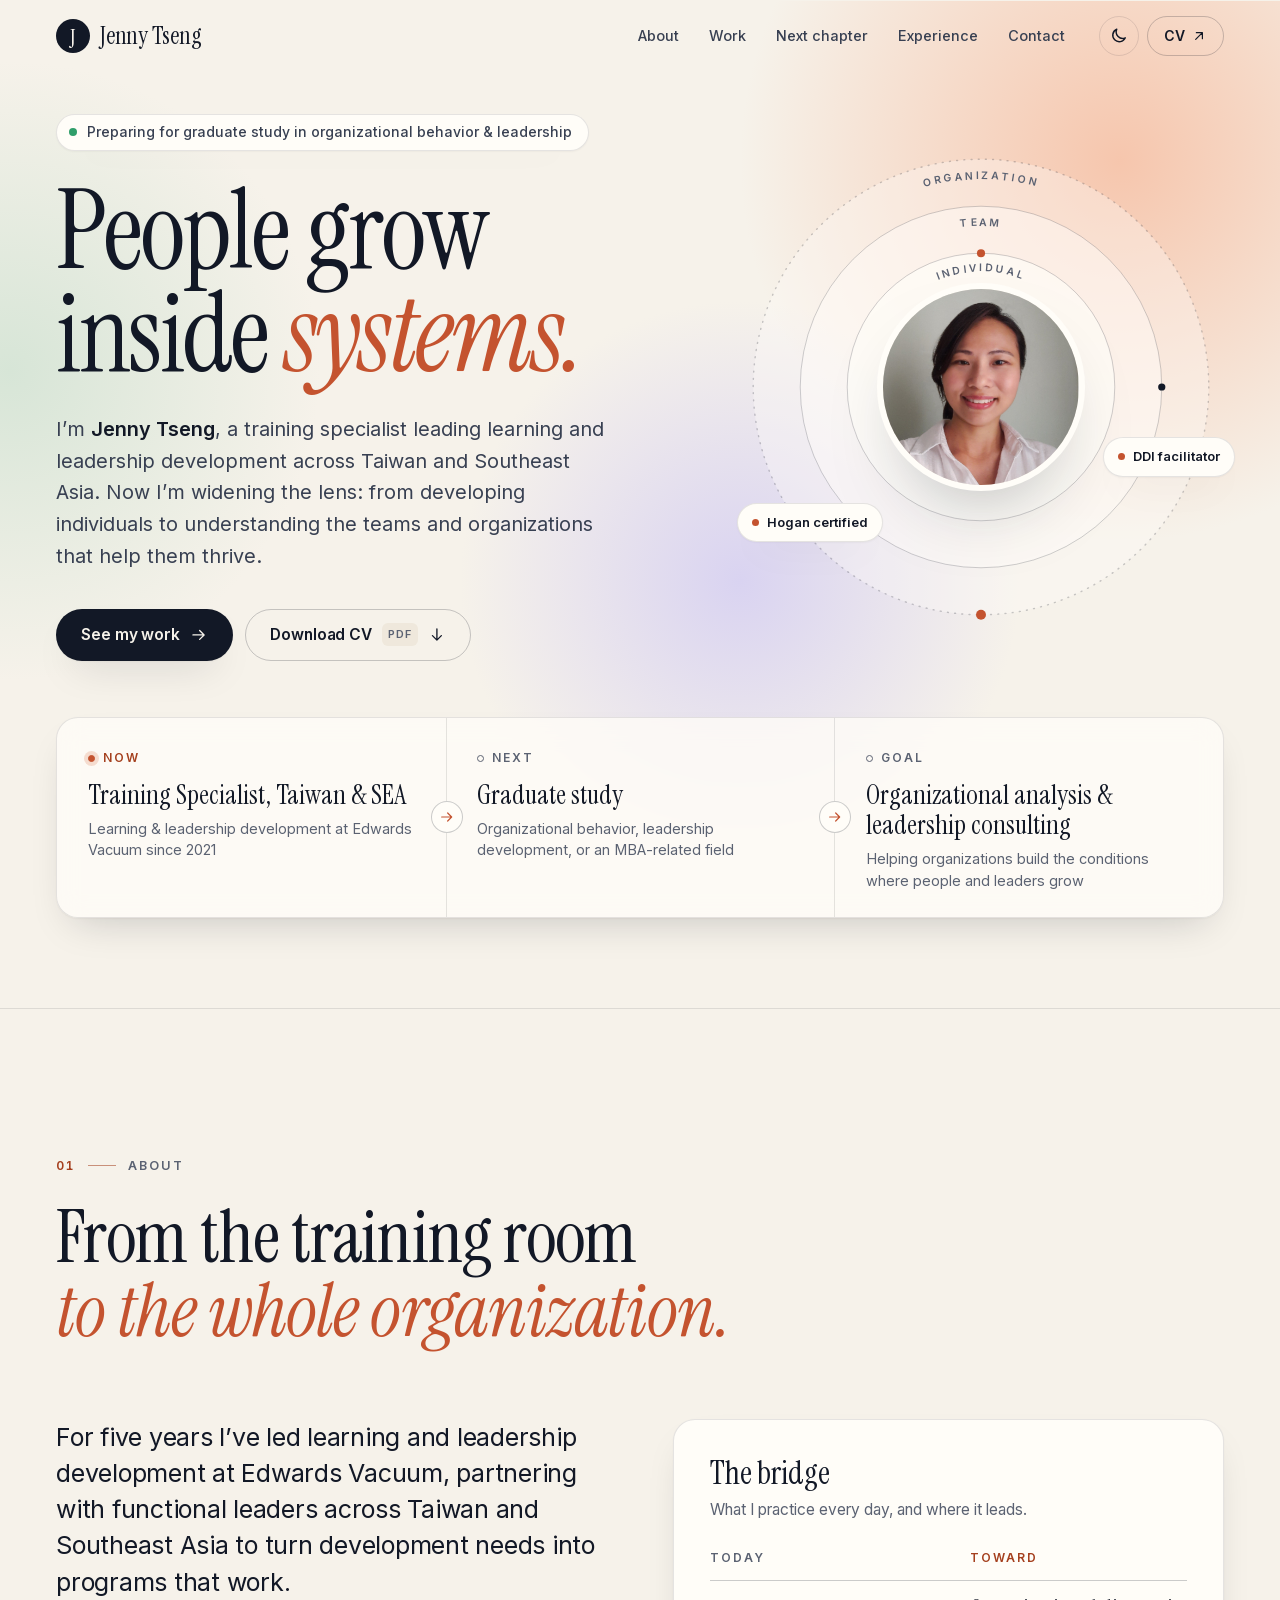
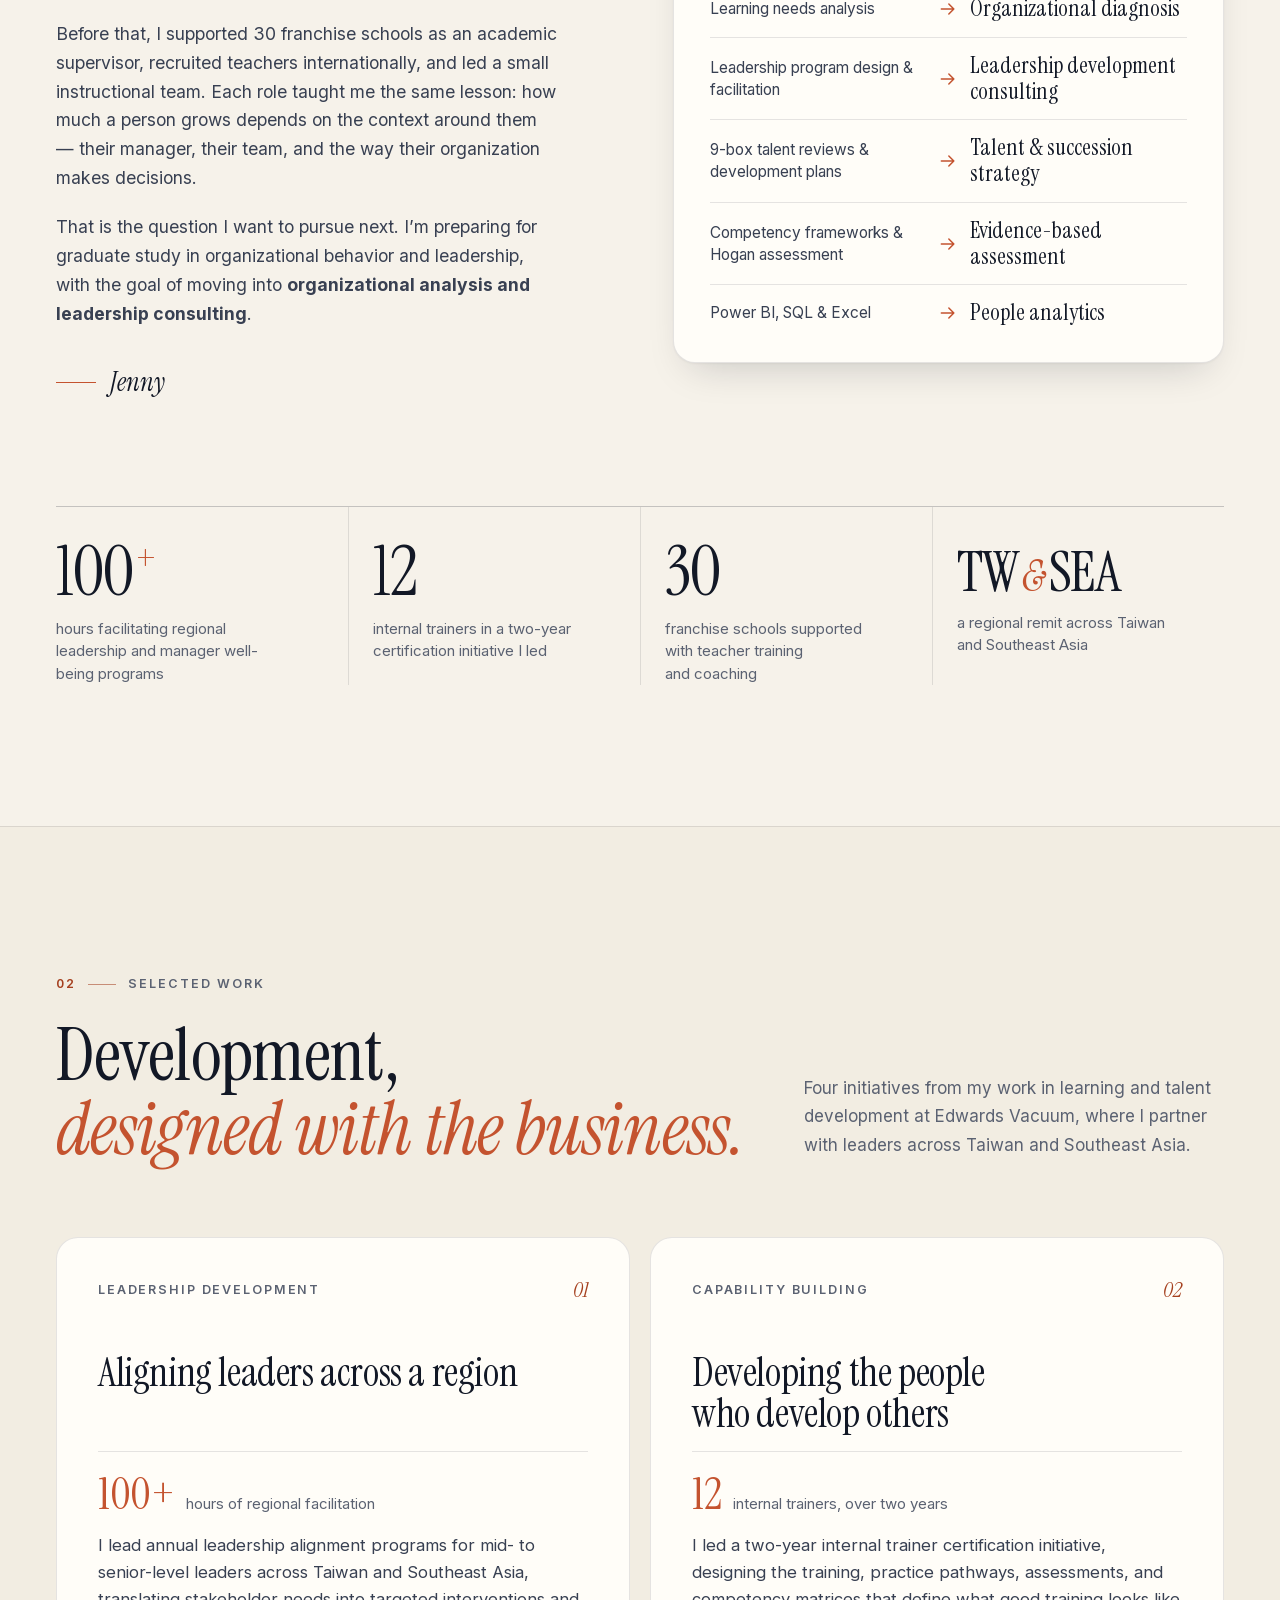
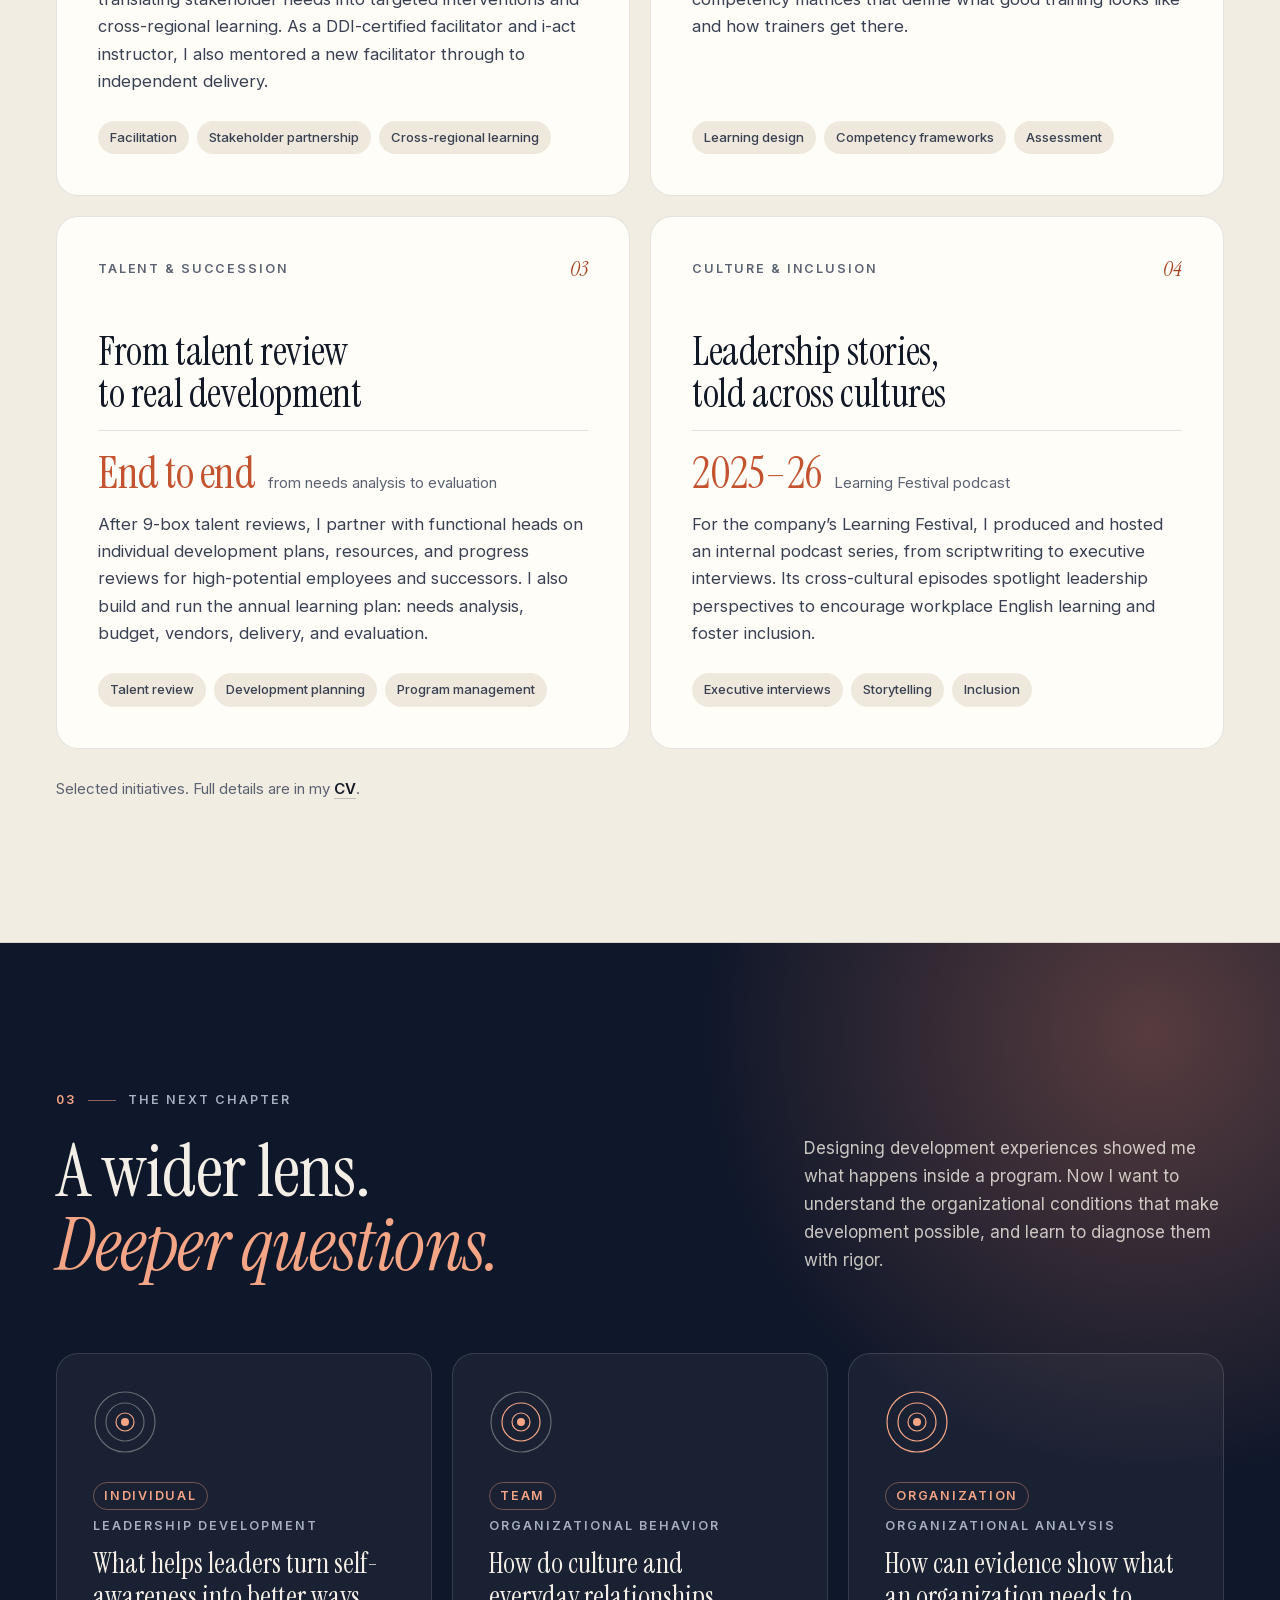
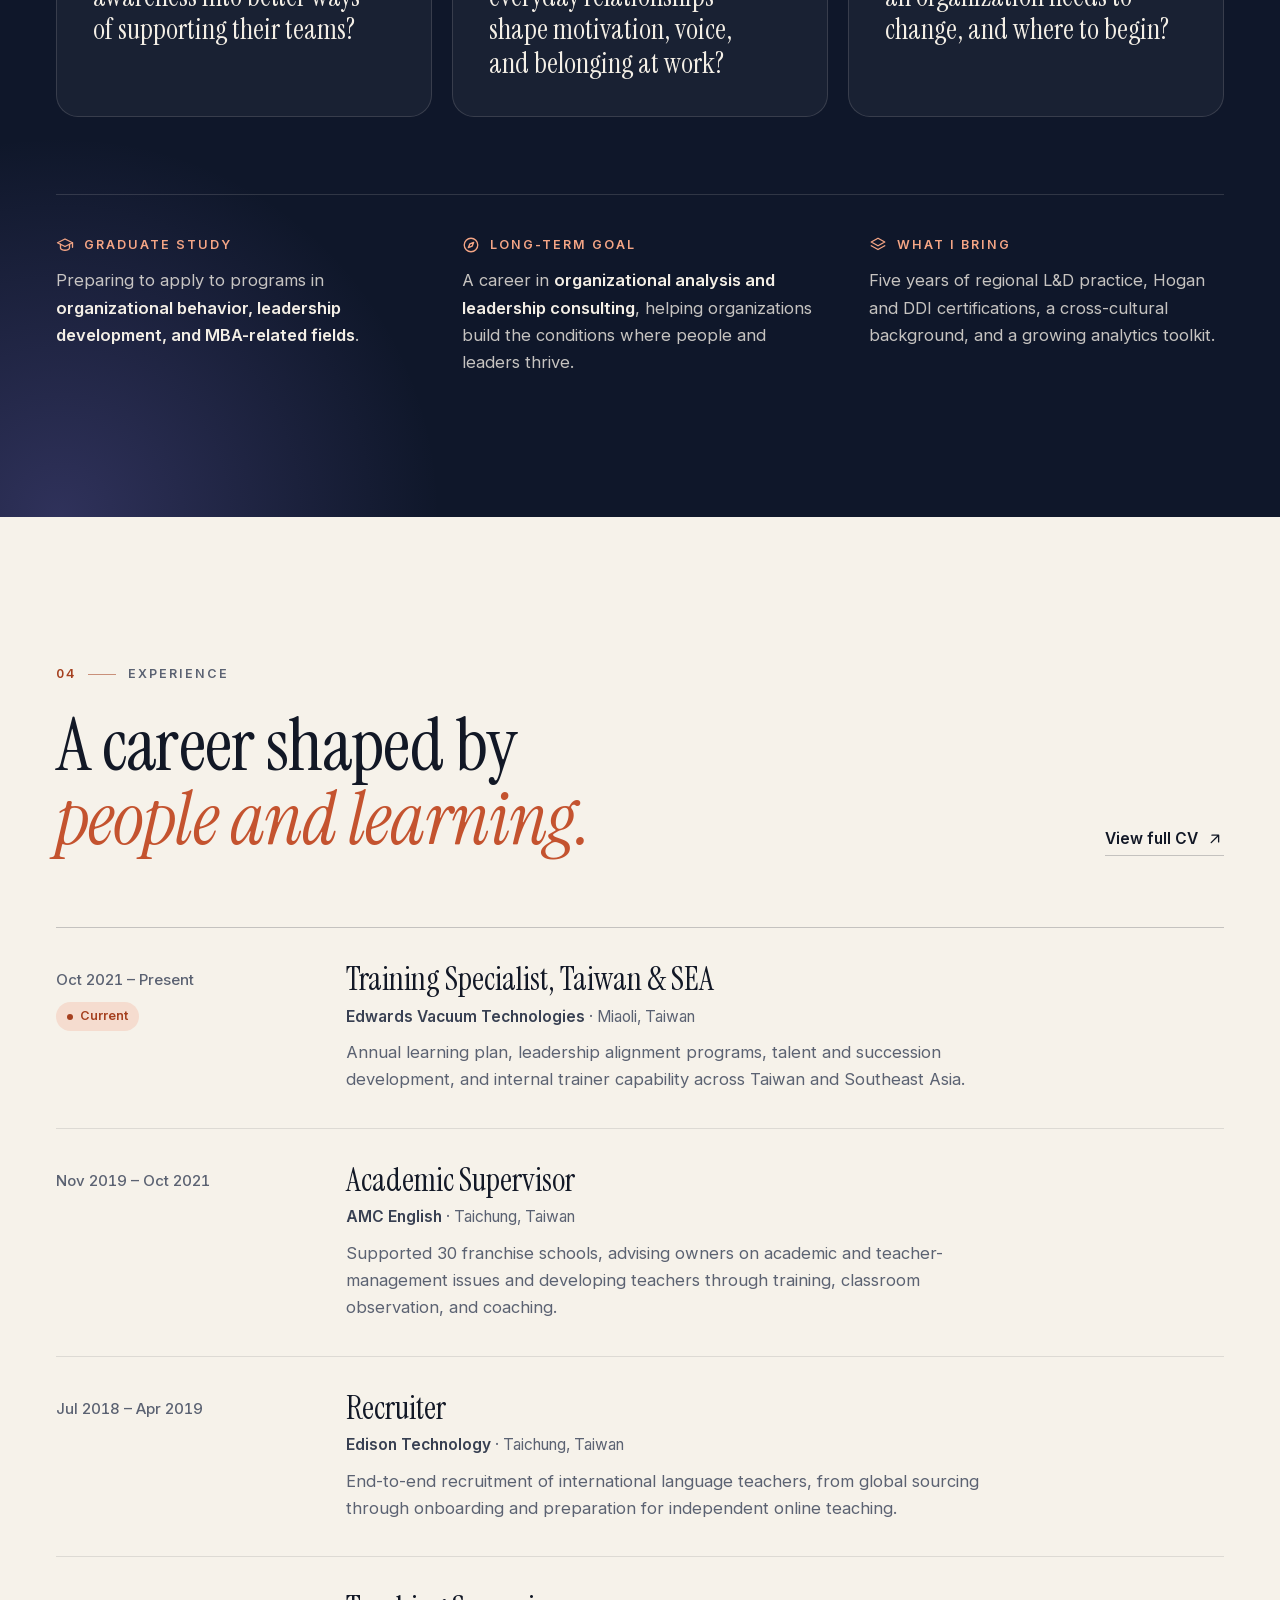
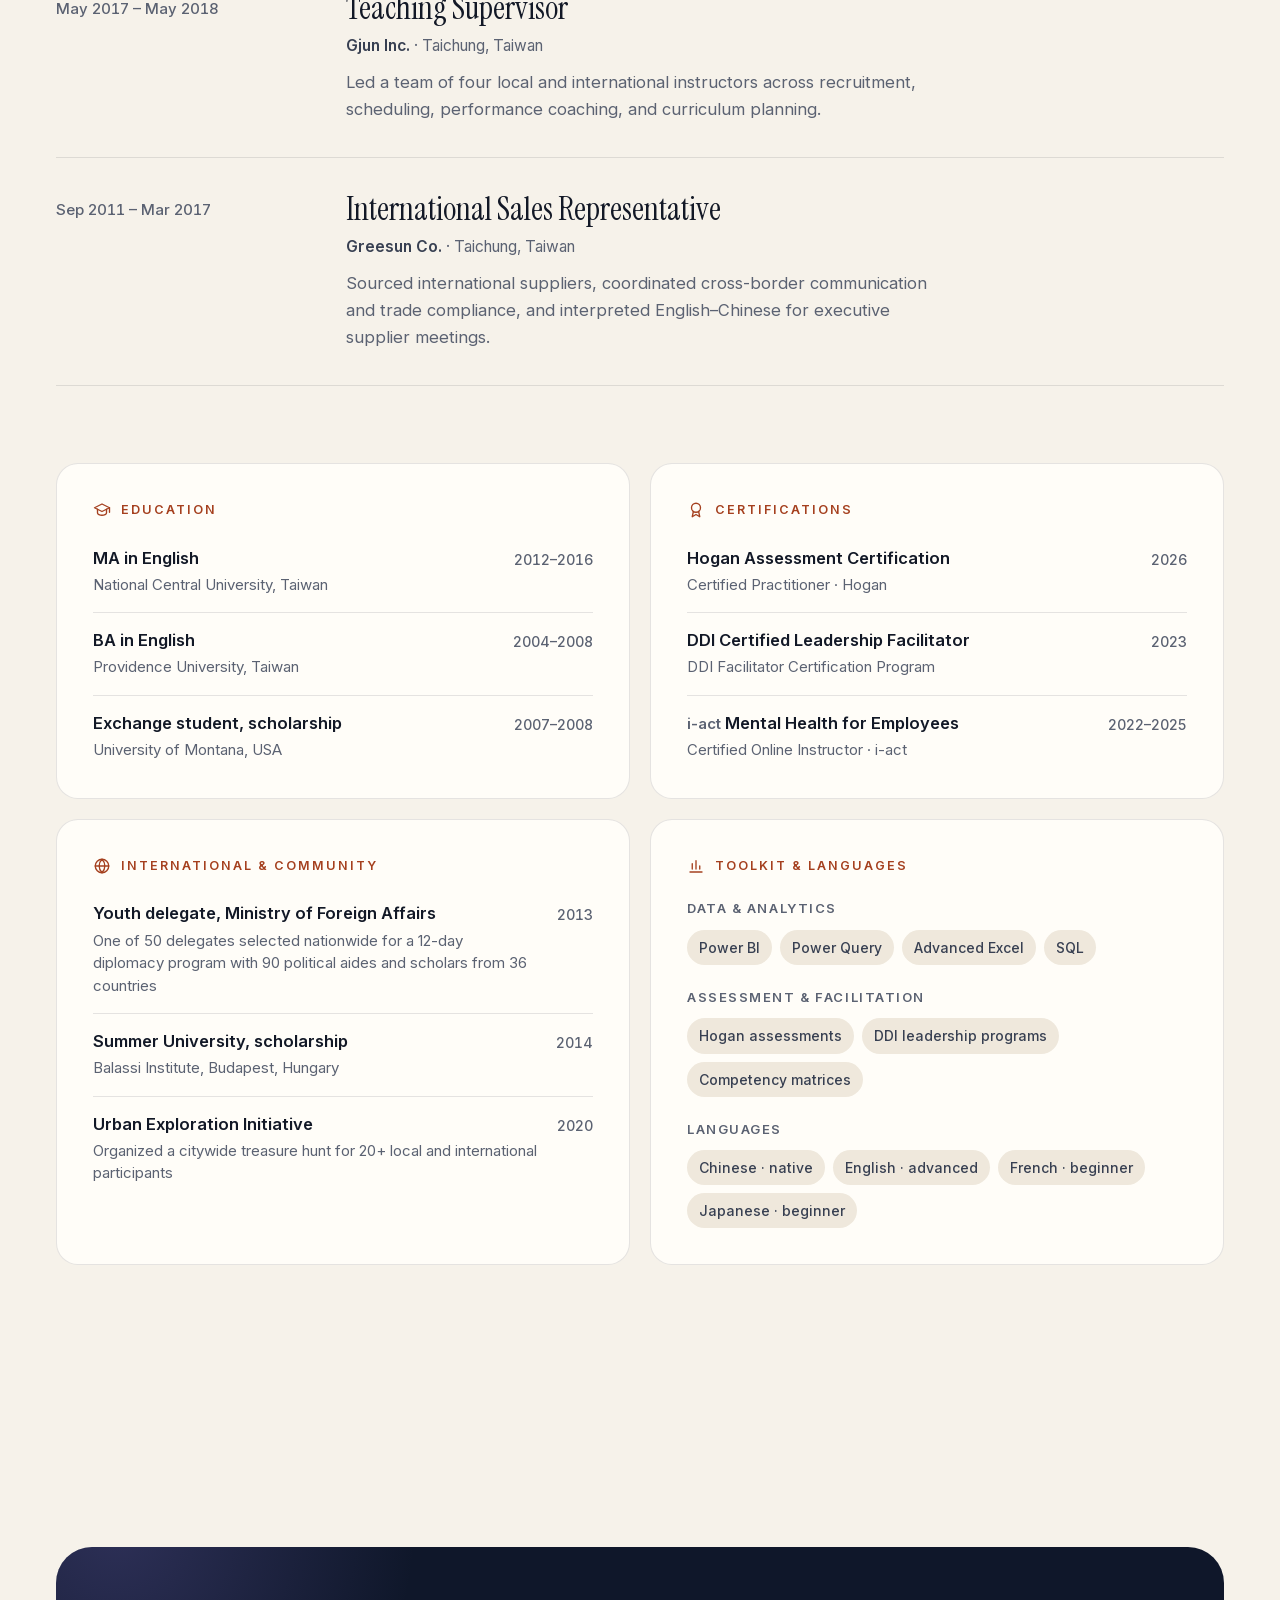
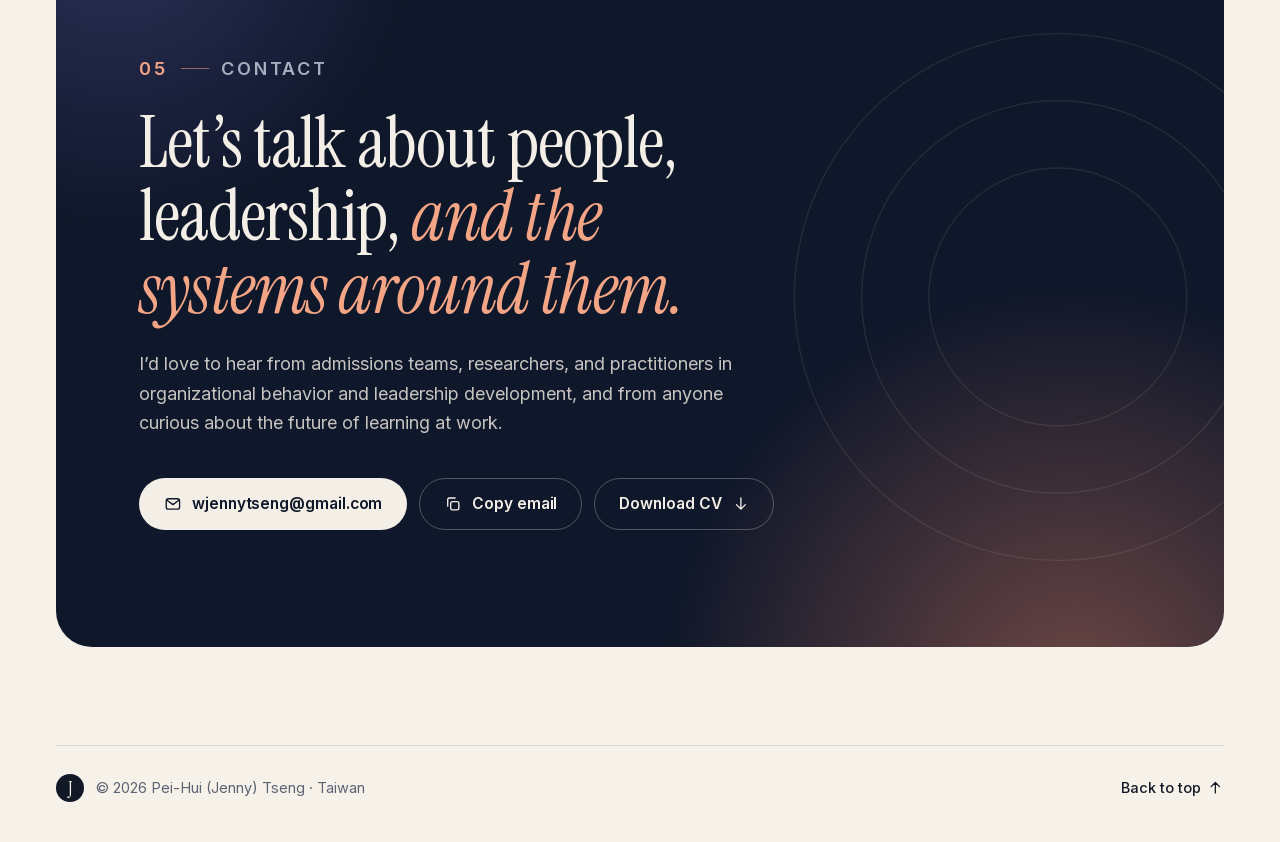
<file: index.html>
<!doctype html>
<html lang="en">
<head>
  <meta charset="utf-8">
  <meta name="viewport" content="width=device-width, initial-scale=1, viewport-fit=cover">
  <title>Jenny Tseng — Leadership Development &amp; Organizational Analysis</title>
  <meta name="description" content="Jenny Tseng is a training specialist leading learning and leadership development across Taiwan and Southeast Asia, preparing for graduate study in organizational behavior and leadership on the path to organizational analysis and leadership consulting.">
  <meta name="author" content="Pei-Hui (Jenny) Tseng">
  <link rel="canonical" href="https://wjennytseng.github.io/">
  <meta name="color-scheme" content="light dark">
  <meta name="theme-color" content="#f6f2ea" media="(prefers-color-scheme: light)">
  <meta name="theme-color" content="#0b101c" media="(prefers-color-scheme: dark)">

  <meta property="og:type" content="profile">
  <meta property="og:site_name" content="Jenny Tseng">
  <meta property="og:title" content="Jenny Tseng — People grow inside systems.">
  <meta property="og:description" content="Training specialist in learning and leadership development across Taiwan and Southeast Asia, moving toward organizational analysis and leadership consulting.">
  <meta property="og:url" content="https://wjennytseng.github.io/">
  <meta property="og:image" content="https://wjennytseng.github.io/assets/img/og-image.png">
  <meta property="og:image:width" content="1200">
  <meta property="og:image:height" content="630">
  <meta property="og:image:alt" content="Jenny Tseng — People grow inside systems.">
  <meta property="profile:first_name" content="Jenny">
  <meta property="profile:last_name" content="Tseng">
  <meta name="twitter:card" content="summary_large_image">

  <link rel="icon" href="assets/img/favicon.svg" type="image/svg+xml">
  <link rel="apple-touch-icon" href="assets/img/apple-touch-icon.png">
  <link rel="preload" href="assets/fonts/instrument-serif-regular.woff2" as="font" type="font/woff2" crossorigin>
  <link rel="preload" href="assets/fonts/instrument-serif-italic.woff2" as="font" type="font/woff2" crossorigin>
  <link rel="preload" href="assets/fonts/inter-variable.woff2" as="font" type="font/woff2" crossorigin>
  <link rel="stylesheet" href="assets/css/style.css">
  <script>
    (function () {
      var root = document.documentElement;
      try {
        var saved = localStorage.getItem("theme");
        if (saved === "light" || saved === "dark") root.setAttribute("data-theme", saved);
      } catch (e) {}
      root.classList.add("js");
      setTimeout(function () { if (!window.__siteReady) root.classList.add("reveal-all"); }, 2500);
    })();
  </script>
  <script src="assets/js/main.js" defer></script>
  <script type="application/ld+json">
  {
    "@context": "https://schema.org",
    "@type": "Person",
    "name": "Pei-Hui (Jenny) Tseng",
    "alternateName": "Jenny Tseng",
    "url": "https://wjennytseng.github.io/",
    "image": "https://wjennytseng.github.io/assets/img/jenny-tseng.jpg",
    "email": "mailto:wjennytseng@gmail.com",
    "jobTitle": "Training Specialist, Taiwan & SEA",
    "worksFor": { "@type": "Organization", "name": "Edwards Vacuum Technologies Ltd" },
    "alumniOf": [
      { "@type": "CollegeOrUniversity", "name": "National Central University" },
      { "@type": "CollegeOrUniversity", "name": "Providence University" }
    ],
    "knowsAbout": ["Leadership development", "Organizational behavior", "Organizational analysis", "Talent and succession development", "Learning and development", "Facilitation"],
    "knowsLanguage": ["zh-TW", "en"]
  }
  </script>
</head>
<body>
  <a class="skip-link" href="#main">Skip to content</a>

  <svg width="0" height="0" style="position:absolute" aria-hidden="true" focusable="false">
    <symbol id="i-arrow-right" viewBox="0 0 24 24"><path d="M4 12h15M13 6l6 6-6 6"/></symbol>
    <symbol id="i-arrow-down" viewBox="0 0 24 24"><path d="M12 4v15M6 13l6 6 6-6"/></symbol>
    <symbol id="i-arrow-up-right" viewBox="0 0 24 24"><path d="M7 17 17 7M8 7h9v9"/></symbol>
    <symbol id="i-arrow-up" viewBox="0 0 24 24"><path d="M12 20V5M6 11l6-6 6 6"/></symbol>
    <symbol id="i-mail" viewBox="0 0 24 24"><rect x="3" y="5" width="18" height="14" rx="3"/><path d="m4 7 8 6 8-6"/></symbol>
    <symbol id="i-copy" viewBox="0 0 24 24"><rect x="9" y="9" width="11" height="11" rx="2.5"/><path d="M5 15V6a2 2 0 0 1 2-2h8"/></symbol>
    <symbol id="i-sun" viewBox="0 0 24 24"><circle cx="12" cy="12" r="4"/><path d="M12 2.5v2M12 19.5v2M4.6 4.6l1.4 1.4M18 18l1.4 1.4M2.5 12h2M19.5 12h2M4.6 19.4 6 18M18 6l1.4-1.4"/></symbol>
    <symbol id="i-moon" viewBox="0 0 24 24"><path d="M20 14.5A8 8 0 0 1 9.5 4a8 8 0 1 0 10.5 10.5Z"/></symbol>
    <symbol id="i-cap" viewBox="0 0 24 24"><path d="m2 9 10-5 10 5-10 5L2 9Z"/><path d="M6 11v5c0 1.5 3 3 6 3s6-1.5 6-3v-5M22 9v6"/></symbol>
    <symbol id="i-compass" viewBox="0 0 24 24"><circle cx="12" cy="12" r="9"/><path d="m15.5 8.5-2 5-5 2 2-5 5-2Z"/></symbol>
    <symbol id="i-layers" viewBox="0 0 24 24"><path d="m12 3 9 5-9 5-9-5 9-5Z"/><path d="m3 13 9 5 9-5"/></symbol>
    <symbol id="i-award" viewBox="0 0 24 24"><circle cx="12" cy="9" r="6"/><path d="m8.5 14-1.5 7 5-3 5 3-1.5-7"/></symbol>
    <symbol id="i-globe" viewBox="0 0 24 24"><circle cx="12" cy="12" r="9"/><path d="M3 12h18M12 3c2.5 2.5 3.8 5.5 3.8 9s-1.3 6.5-3.8 9c-2.5-2.5-3.8-5.5-3.8-9S9.5 5.5 12 3Z"/></symbol>
    <symbol id="i-tools" viewBox="0 0 24 24"><path d="M4 20h16M7 16V9M12 16V5M17 16v-4"/></symbol>
  </svg>

  <header class="site-header" data-header>
    <div class="container header-inner">
      <a class="brand" href="#top" aria-label="Jenny Tseng, back to top">
        <span class="brand-mark" aria-hidden="true">J</span>
        <span class="brand-name">Jenny Tseng</span>
      </a>
      <nav class="nav" aria-label="Primary">
        <ul>
          <li><a href="#about">About</a></li>
          <li><a href="#work">Work</a></li>
          <li><a href="#next">Next chapter</a></li>
          <li><a href="#experience">Experience</a></li>
          <li><a href="#contact">Contact</a></li>
        </ul>
      </nav>
      <div class="header-actions">
        <button class="icon-btn theme-toggle" type="button" data-theme-toggle aria-label="Toggle dark mode">
          <svg class="icon icon-moon" aria-hidden="true"><use href="#i-moon"/></svg>
          <svg class="icon icon-sun" aria-hidden="true"><use href="#i-sun"/></svg>
        </button>
        <a class="btn btn-ghost btn-sm header-cv" href="assets/docs/Jenny-Tseng-CV.pdf" target="_blank" rel="noopener">
          CV <svg class="icon icon-arrow-up-right" aria-hidden="true"><use href="#i-arrow-up-right"/></svg><span class="sr-only"> (PDF, opens in a new tab)</span>
        </a>
        <button class="icon-btn menu-toggle" type="button" aria-expanded="false" aria-controls="mobile-menu" aria-label="Open menu">
          <span></span><span></span>
        </button>
      </div>
    </div>
    <div id="mobile-menu" class="mobile-menu" hidden>
      <nav class="container" aria-label="Mobile">
        <a href="#about">About <span>01</span></a>
        <a href="#work">Work <span>02</span></a>
        <a href="#next">Next chapter <span>03</span></a>
        <a href="#experience">Experience <span>04</span></a>
        <a href="#contact">Contact <span>05</span></a>
        <a class="btn btn-primary" href="assets/docs/Jenny-Tseng-CV.pdf" target="_blank" rel="noopener">View CV (PDF) <svg class="icon icon-arrow-up-right" aria-hidden="true"><use href="#i-arrow-up-right"/></svg></a>
      </nav>
    </div>
  </header>

  <main id="main">
    <!-- Hero -->
    <section class="hero" id="top" aria-labelledby="hero-title">
      <div class="hero-bg" aria-hidden="true">
        <span class="glow glow-1"></span><span class="glow glow-2"></span><span class="glow glow-3"></span>
      </div>
      <div class="container">
        <div class="hero-grid">
          <div class="hero-copy">
            <p class="status-pill" data-reveal><span class="pulse" aria-hidden="true"></span>Preparing for graduate study in organizational behavior &amp; leadership</p>
            <h1 id="hero-title" data-reveal style="--d:.08s">People grow<br>inside <em>systems.</em></h1>
            <p class="hero-lead" data-reveal style="--d:.16s">I’m <strong>Jenny Tseng</strong>, a training specialist leading learning and leadership development across Taiwan and Southeast Asia. Now I’m widening the lens: from developing individuals to understanding the teams and organizations that help them thrive.</p>
            <div class="hero-cta" data-reveal style="--d:.24s">
              <a class="btn btn-primary" href="#work">See my work <svg class="icon icon-arrow-right" aria-hidden="true"><use href="#i-arrow-right"/></svg></a>
              <a class="btn btn-ghost" href="assets/docs/Jenny-Tseng-CV.pdf" download>Download CV <span class="btn-meta">PDF</span><svg class="icon icon-arrow-down" aria-hidden="true"><use href="#i-arrow-down"/></svg></a>
            </div>
          </div>

          <div class="hero-visual" data-reveal style="--d:.2s">
            <div class="lens" role="img" aria-label="Portrait of Jenny Tseng at the center of three rings labeled Individual, Team, and Organization">
              <svg class="lens-svg" viewBox="0 0 520 520" aria-hidden="true" focusable="false">
                <defs>
                  <path id="lp-org" d="M30 260a230 230 0 1 1 460 0a230 230 0 1 1-460 0"/>
                  <path id="lp-team" d="M82 260a178 178 0 1 1 356 0a178 178 0 1 1-356 0"/>
                  <path id="lp-ind" d="M132 260a128 128 0 1 1 256 0a128 128 0 1 1-256 0"/>
                </defs>
                <circle class="ring-fill-outer" cx="260" cy="260" r="252"/>
                <circle class="ring-fill-mid" cx="260" cy="260" r="200"/>
                <circle class="ring-fill-inner" cx="260" cy="260" r="148"/>
                <circle class="ring ring-outer" cx="260" cy="260" r="252"/>
                <circle class="ring" cx="260" cy="260" r="200"/>
                <circle class="ring" cx="260" cy="260" r="148"/>
                <text class="ring-label"><textPath href="#lp-org" startOffset="25%" text-anchor="middle">Organization</textPath></text>
                <text class="ring-label"><textPath href="#lp-team" startOffset="25%" text-anchor="middle">Team</textPath></text>
                <text class="ring-label"><textPath href="#lp-ind" startOffset="25%" text-anchor="middle">Individual</textPath></text>
                <g class="orbit orbit-1"><circle cx="260" cy="112" r="4.5"/></g>
                <g class="orbit orbit-2"><circle cx="460" cy="260" r="4"/></g>
                <g class="orbit orbit-3"><circle cx="260" cy="512" r="5.5"/></g>
              </svg>
              <figure class="portrait">
                <img src="assets/img/jenny-tseng.jpg" alt="" width="360" height="360" fetchpriority="high">
              </figure>
              <span class="lens-chip chip-1" aria-hidden="true"><i></i>Hogan certified</span>
              <span class="lens-chip chip-2" aria-hidden="true"><i></i>DDI facilitator</span>
            </div>
          </div>
        </div>

        <ol class="path" aria-label="Career direction" data-reveal style="--d:.3s">
          <li class="is-now">
            <span class="path-tag">Now</span>
            <strong>Training Specialist, Taiwan &amp; SEA</strong>
            <span class="path-sub">Learning &amp; leadership development at Edwards Vacuum since 2021</span>
          </li>
          <li>
            <span class="path-arrow" aria-hidden="true"><svg class="icon"><use href="#i-arrow-right"/></svg></span>
            <span class="path-tag">Next</span>
            <strong>Graduate study</strong>
            <span class="path-sub">Organizational behavior, leadership development, or an MBA-related field</span>
          </li>
          <li>
            <span class="path-arrow" aria-hidden="true"><svg class="icon"><use href="#i-arrow-right"/></svg></span>
            <span class="path-tag">Goal</span>
            <strong>Organizational analysis &amp; leadership consulting</strong>
            <span class="path-sub">Helping organizations build the conditions where people and leaders grow</span>
          </li>
        </ol>
      </div>
    </section>

    <!-- About -->
    <section class="section about" id="about" aria-labelledby="about-title">
      <div class="container">
        <header class="section-head" data-reveal>
          <p class="eyebrow"><span>01</span>About</p>
          <h2 id="about-title">From the training room<br><em>to the whole organization.</em></h2>
        </header>

        <div class="about-grid">
          <div class="about-copy" data-reveal>
            <p class="lead">For five years I’ve led learning and leadership development at Edwards Vacuum, partnering with functional leaders across Taiwan and Southeast Asia to turn development needs into programs that work.</p>
            <p>Before that, I supported 30 franchise schools as an academic supervisor, recruited teachers internationally, and led a small instructional team. Each role taught me the same lesson: how much a person grows depends on the context around them — their manager, their team, and the way their organization makes decisions.</p>
            <p>That is the question I want to pursue next. I’m preparing for graduate study in organizational behavior and leadership, with the goal of moving into <strong>organizational analysis and leadership consulting</strong>.</p>
            <div class="signature" aria-hidden="true"><span class="signature-line"></span><p>Jenny</p></div>
          </div>

          <aside class="bridge" aria-labelledby="bridge-title" data-reveal style="--d:.12s">
            <h3 id="bridge-title">The bridge</h3>
            <p class="bridge-sub">What I practice every day, and where it leads.</p>
            <div class="bridge-cols" aria-hidden="true"><span>Today</span><span>Toward</span></div>
            <ul class="bridge-list">
              <li><span class="bridge-from">Learning needs analysis</span><span class="bridge-arrow"><svg class="icon" aria-hidden="true"><use href="#i-arrow-right"/></svg><span class="sr-only">builds toward</span></span><span class="bridge-to">Organizational diagnosis</span></li>
              <li><span class="bridge-from">Leadership program design &amp; facilitation</span><span class="bridge-arrow"><svg class="icon" aria-hidden="true"><use href="#i-arrow-right"/></svg><span class="sr-only">builds toward</span></span><span class="bridge-to">Leadership development consulting</span></li>
              <li><span class="bridge-from">9-box talent reviews &amp; development plans</span><span class="bridge-arrow"><svg class="icon" aria-hidden="true"><use href="#i-arrow-right"/></svg><span class="sr-only">builds toward</span></span><span class="bridge-to">Talent &amp; succession strategy</span></li>
              <li><span class="bridge-from">Competency frameworks &amp; Hogan assessment</span><span class="bridge-arrow"><svg class="icon" aria-hidden="true"><use href="#i-arrow-right"/></svg><span class="sr-only">builds toward</span></span><span class="bridge-to">Evidence-based assessment</span></li>
              <li><span class="bridge-from">Power BI, SQL &amp; Excel</span><span class="bridge-arrow"><svg class="icon" aria-hidden="true"><use href="#i-arrow-right"/></svg><span class="sr-only">builds toward</span></span><span class="bridge-to">People analytics</span></li>
            </ul>
          </aside>
        </div>

        <div class="stats" aria-label="Highlights">
          <div class="stat" data-reveal>
            <p class="stat-num"><span data-count="100">100</span><sup>+</sup></p>
            <p class="stat-label">hours facilitating regional leadership and manager well-being programs</p>
          </div>
          <div class="stat" data-reveal style="--d:.08s">
            <p class="stat-num"><span data-count="12">12</span></p>
            <p class="stat-label">internal trainers in a two-year certification initiative I led</p>
          </div>
          <div class="stat" data-reveal style="--d:.16s">
            <p class="stat-num"><span data-count="30">30</span></p>
            <p class="stat-label">franchise schools supported with teacher training and coaching</p>
          </div>
          <div class="stat" data-reveal style="--d:.24s">
            <p class="stat-num stat-num-text">TW<span class="amp">&amp;</span>SEA</p>
            <p class="stat-label">a regional remit across Taiwan and Southeast Asia</p>
          </div>
        </div>
      </div>
    </section>

    <!-- Work -->
    <section class="section work" id="work" aria-labelledby="work-title">
      <div class="container">
        <header class="section-head split" data-reveal>
          <div>
            <p class="eyebrow"><span>02</span>Selected work</p>
            <h2 id="work-title">Development,<br><em>designed with the business.</em></h2>
          </div>
          <p class="section-intro">Four initiatives from my work in learning and talent development at Edwards Vacuum, where I partner with leaders across Taiwan and Southeast Asia.</p>
        </header>

        <div class="work-grid">
          <article class="work-card" data-reveal>
            <div class="work-top"><span class="work-cat">Leadership development</span><span class="work-num">01</span></div>
            <h3>Aligning leaders across a region</h3>
            <p class="work-metric"><strong>100+</strong><span>hours of regional facilitation</span></p>
            <p>I lead annual leadership alignment programs for mid- to senior-level leaders across Taiwan and Southeast Asia, translating stakeholder needs into targeted interventions and cross-regional learning. As a DDI-certified facilitator and <span class="nw">i-act</span> instructor, I also mentored a new facilitator through to independent delivery.</p>
            <ul class="tags" aria-label="Skills"><li>Facilitation</li><li>Stakeholder partnership</li><li>Cross-regional learning</li></ul>
          </article>

          <article class="work-card" data-reveal style="--d:.08s">
            <div class="work-top"><span class="work-cat">Capability building</span><span class="work-num">02</span></div>
            <h3>Developing the people who develop others</h3>
            <p class="work-metric"><strong>12</strong><span>internal trainers, over two years</span></p>
            <p>I led a two-year internal trainer certification initiative, designing the training, practice pathways, assessments, and competency matrices that define what good training looks like and how trainers get there.</p>
            <ul class="tags" aria-label="Skills"><li>Learning design</li><li>Competency frameworks</li><li>Assessment</li></ul>
          </article>

          <article class="work-card" data-reveal>
            <div class="work-top"><span class="work-cat">Talent &amp; succession</span><span class="work-num">03</span></div>
            <h3>From talent review to real development</h3>
            <p class="work-metric"><strong>End to end</strong><span>from needs analysis to evaluation</span></p>
            <p>After 9-box talent reviews, I partner with functional heads on individual development plans, resources, and progress reviews for high-potential employees and successors. I also build and run the annual learning plan: needs analysis, budget, vendors, delivery, and evaluation.</p>
            <ul class="tags" aria-label="Skills"><li>Talent review</li><li>Development planning</li><li>Program management</li></ul>
          </article>

          <article class="work-card" data-reveal style="--d:.08s">
            <div class="work-top"><span class="work-cat">Culture &amp; inclusion</span><span class="work-num">04</span></div>
            <h3>Leadership stories, told across cultures</h3>
            <p class="work-metric"><strong>2025–26</strong><span>Learning Festival podcast</span></p>
            <p>For the company’s Learning Festival, I produced and hosted an internal podcast series, from scriptwriting to executive interviews. Its cross-cultural episodes spotlight leadership perspectives to encourage workplace English learning and foster inclusion.</p>
            <ul class="tags" aria-label="Skills"><li>Executive interviews</li><li>Storytelling</li><li>Inclusion</li></ul>
          </article>
        </div>
        <p class="work-note" data-reveal>Selected initiatives. Full details are in my <a href="cv.html">CV</a>.</p>
      </div>
    </section>

    <!-- Next chapter -->
    <section class="section next" id="next" aria-labelledby="next-title">
      <span class="next-glow next-glow-1" aria-hidden="true"></span>
      <span class="next-glow next-glow-2" aria-hidden="true"></span>
      <div class="container">
        <header class="section-head split" data-reveal>
          <div>
            <p class="eyebrow"><span>03</span>The next chapter</p>
            <h2 id="next-title">A wider lens.<br><em>Deeper questions.</em></h2>
          </div>
          <p class="section-intro">Designing development experiences showed me what happens inside a program. Now I want to understand the organizational conditions that make development possible, and learn to diagnose them with rigor.</p>
        </header>

        <div class="questions">
          <article class="q-card" data-reveal>
            <svg class="q-icon" viewBox="0 0 64 64" aria-hidden="true"><circle cx="32" cy="32" r="30"/><circle cx="32" cy="32" r="19"/><circle class="on" cx="32" cy="32" r="9"/><circle class="dot" cx="32" cy="32" r="4"/></svg>
            <p class="q-level"><b>Individual</b><span>Leadership development</span></p>
            <h3>What helps leaders turn self-awareness into better ways of supporting their teams?</h3>
          </article>
          <article class="q-card" data-reveal style="--d:.1s">
            <svg class="q-icon" viewBox="0 0 64 64" aria-hidden="true"><circle cx="32" cy="32" r="30"/><circle class="on" cx="32" cy="32" r="19"/><circle class="on" cx="32" cy="32" r="9"/><circle class="dot" cx="32" cy="32" r="4"/></svg>
            <p class="q-level"><b>Team</b><span>Organizational behavior</span></p>
            <h3>How do culture and everyday relationships shape motivation, voice, and belonging at work?</h3>
          </article>
          <article class="q-card" data-reveal style="--d:.2s">
            <svg class="q-icon" viewBox="0 0 64 64" aria-hidden="true"><circle class="on" cx="32" cy="32" r="30"/><circle class="on" cx="32" cy="32" r="19"/><circle class="on" cx="32" cy="32" r="9"/><circle class="dot" cx="32" cy="32" r="4"/></svg>
            <p class="q-level"><b>Organization</b><span>Organizational analysis</span></p>
            <h3>How can evidence show what an organization needs to change, and where to begin?</h3>
          </article>
        </div>

        <div class="plan">
          <div data-reveal>
            <p class="plan-label"><svg class="icon" aria-hidden="true"><use href="#i-cap"/></svg>Graduate study</p>
            <p>Preparing to apply to programs in <strong>organizational behavior, leadership development, and MBA-related fields</strong>.</p>
          </div>
          <div data-reveal style="--d:.1s">
            <p class="plan-label"><svg class="icon" aria-hidden="true"><use href="#i-compass"/></svg>Long-term goal</p>
            <p>A career in <strong>organizational analysis and leadership consulting</strong>, helping organizations build the conditions where people and leaders thrive.</p>
          </div>
          <div data-reveal style="--d:.2s">
            <p class="plan-label"><svg class="icon" aria-hidden="true"><use href="#i-layers"/></svg>What I bring</p>
            <p>Five years of regional L&amp;D practice, Hogan and DDI certifications, a cross-cultural background, and a growing analytics toolkit.</p>
          </div>
        </div>
      </div>
    </section>

    <!-- Experience -->
    <section class="section experience" id="experience" aria-labelledby="experience-title">
      <div class="container">
        <header class="section-head split" data-reveal>
          <div>
            <p class="eyebrow"><span>04</span>Experience</p>
            <h2 id="experience-title">A career shaped by<br><em>people and learning.</em></h2>
          </div>
          <a class="text-link" href="cv.html">View full CV <svg class="icon" aria-hidden="true"><use href="#i-arrow-up-right"/></svg></a>
        </header>

        <ol class="timeline">
          <li class="tl-item" data-reveal>
            <p class="tl-date"><span>Oct 2021 – Present</span><span class="badge">Current</span></p>
            <div class="tl-body">
              <h3>Training Specialist, Taiwan &amp; SEA</h3>
              <p class="tl-org">Edwards Vacuum Technologies <span>· Miaoli, Taiwan</span></p>
              <p>Annual learning plan, leadership alignment programs, talent and succession development, and internal trainer capability across Taiwan and Southeast Asia.</p>
            </div>
          </li>
          <li class="tl-item" data-reveal>
            <p class="tl-date"><span>Nov 2019 – Oct 2021</span></p>
            <div class="tl-body">
              <h3>Academic Supervisor</h3>
              <p class="tl-org">AMC English <span>· Taichung, Taiwan</span></p>
              <p>Supported 30 franchise schools, advising owners on academic and teacher-management issues and developing teachers through training, classroom observation, and coaching.</p>
            </div>
          </li>
          <li class="tl-item" data-reveal>
            <p class="tl-date"><span>Jul 2018 – Apr 2019</span></p>
            <div class="tl-body">
              <h3>Recruiter</h3>
              <p class="tl-org">Edison Technology <span>· Taichung, Taiwan</span></p>
              <p>End-to-end recruitment of international language teachers, from global sourcing through onboarding and preparation for independent online teaching.</p>
            </div>
          </li>
          <li class="tl-item" data-reveal>
            <p class="tl-date"><span>May 2017 – May 2018</span></p>
            <div class="tl-body">
              <h3>Teaching Supervisor</h3>
              <p class="tl-org">Gjun Inc. <span>· Taichung, Taiwan</span></p>
              <p>Led a team of four local and international instructors across recruitment, scheduling, performance coaching, and curriculum planning.</p>
            </div>
          </li>
          <li class="tl-item" data-reveal>
            <p class="tl-date"><span>Sep 2011 – Mar 2017</span></p>
            <div class="tl-body">
              <h3>International Sales Representative</h3>
              <p class="tl-org">Greesun Co. <span>· Taichung, Taiwan</span></p>
              <p>Sourced international suppliers, coordinated cross-border communication and trade compliance, and interpreted English–Chinese for executive supplier meetings.</p>
            </div>
          </li>
        </ol>

        <div class="cred-grid">
          <section class="cred-card" aria-labelledby="edu-title" data-reveal>
            <h3 id="edu-title"><svg class="icon" aria-hidden="true"><use href="#i-cap"/></svg>Education</h3>
            <ul class="cred-list">
              <li><strong>MA in English</strong><span>National Central University, Taiwan</span><span class="yr">2012–2016</span></li>
              <li><strong>BA in English</strong><span>Providence University, Taiwan</span><span class="yr">2004–2008</span></li>
              <li><strong>Exchange student, scholarship</strong><span>University of Montana, USA</span><span class="yr">2007–2008</span></li>
            </ul>
          </section>

          <section class="cred-card" aria-labelledby="cert-title" data-reveal style="--d:.08s">
            <h3 id="cert-title"><svg class="icon" aria-hidden="true"><use href="#i-award"/></svg>Certifications</h3>
            <ul class="cred-list">
              <li><strong>Hogan Assessment Certification</strong><span>Certified Practitioner · Hogan</span><span class="yr">2026</span></li>
              <li><strong>DDI Certified Leadership Facilitator</strong><span>DDI Facilitator Certification Program</span><span class="yr">2023</span></li>
              <li><strong><span class="nw">i-act</span> Mental Health for Employees</strong><span>Certified Online Instructor · <span class="nw">i-act</span></span><span class="yr">2022–2025</span></li>
            </ul>
          </section>

          <section class="cred-card" aria-labelledby="intl-title" data-reveal>
            <h3 id="intl-title"><svg class="icon" aria-hidden="true"><use href="#i-globe"/></svg>International &amp; community</h3>
            <ul class="cred-list">
              <li><strong>Youth delegate, Ministry of Foreign Affairs</strong><span>One of 50 delegates selected nationwide for a 12-day diplomacy program with 90 political aides and scholars from 36 countries</span><span class="yr">2013</span></li>
              <li><strong>Summer University, scholarship</strong><span>Balassi Institute, Budapest, Hungary</span><span class="yr">2014</span></li>
              <li><strong>Urban Exploration Initiative</strong><span>Organized a citywide treasure hunt for 20+ local and international participants</span><span class="yr">2020</span></li>
            </ul>
          </section>

          <section class="cred-card" aria-labelledby="tools-title" data-reveal style="--d:.08s">
            <h3 id="tools-title"><svg class="icon" aria-hidden="true"><use href="#i-tools"/></svg>Toolkit &amp; languages</h3>
            <p class="cred-sub">Data &amp; analytics</p>
            <ul class="chips"><li>Power BI</li><li>Power Query</li><li>Advanced Excel</li><li>SQL</li></ul>
            <p class="cred-sub">Assessment &amp; facilitation</p>
            <ul class="chips"><li>Hogan assessments</li><li>DDI leadership programs</li><li>Competency matrices</li></ul>
            <p class="cred-sub">Languages</p>
            <ul class="chips"><li>Chinese · native</li><li>English · advanced</li><li>French · beginner</li><li>Japanese · beginner</li></ul>
          </section>
        </div>
      </div>
    </section>

    <!-- Contact -->
    <section class="contact" id="contact" aria-labelledby="contact-title">
      <div class="container">
        <div class="contact-panel" data-reveal>
          <svg class="contact-rings" viewBox="0 0 400 400" aria-hidden="true"><circle cx="200" cy="200" r="196"/><circle cx="200" cy="200" r="146"/><circle cx="200" cy="200" r="96"/></svg>
          <p class="eyebrow"><span>05</span>Contact</p>
          <h2 id="contact-title">Let’s talk about people, leadership, <em>and the systems around them.</em></h2>
          <p>I’d love to hear from admissions teams, researchers, and practitioners in organizational behavior and leadership development, and from anyone curious about the future of learning at work.</p>
          <div class="contact-actions">
            <a class="btn btn-light" href="mailto:wjennytseng@gmail.com"><svg class="icon" aria-hidden="true"><use href="#i-mail"/></svg>wjennytseng@gmail.com</a>
            <button class="btn btn-outline-light" type="button" data-copy="wjennytseng@gmail.com"><svg class="icon" aria-hidden="true"><use href="#i-copy"/></svg><span data-copy-label>Copy email</span></button>
            <a class="btn btn-outline-light" href="assets/docs/Jenny-Tseng-CV.pdf" download>Download CV <svg class="icon icon-arrow-down" aria-hidden="true"><use href="#i-arrow-down"/></svg></a>
          </div>
          <p class="copy-status" role="status" aria-live="polite"></p>
        </div>
      </div>
    </section>
  </main>

  <footer class="site-footer">
    <div class="container footer-inner">
      <div class="footer-brand"><span class="brand-mark" aria-hidden="true">J</span><span>© <span data-year>2026</span> Pei-Hui (Jenny) Tseng · Taiwan</span></div>
      <a href="#top">Back to top <svg class="icon" aria-hidden="true"><use href="#i-arrow-up"/></svg></a>
    </div>
  </footer>
</body>
</html>
</file>
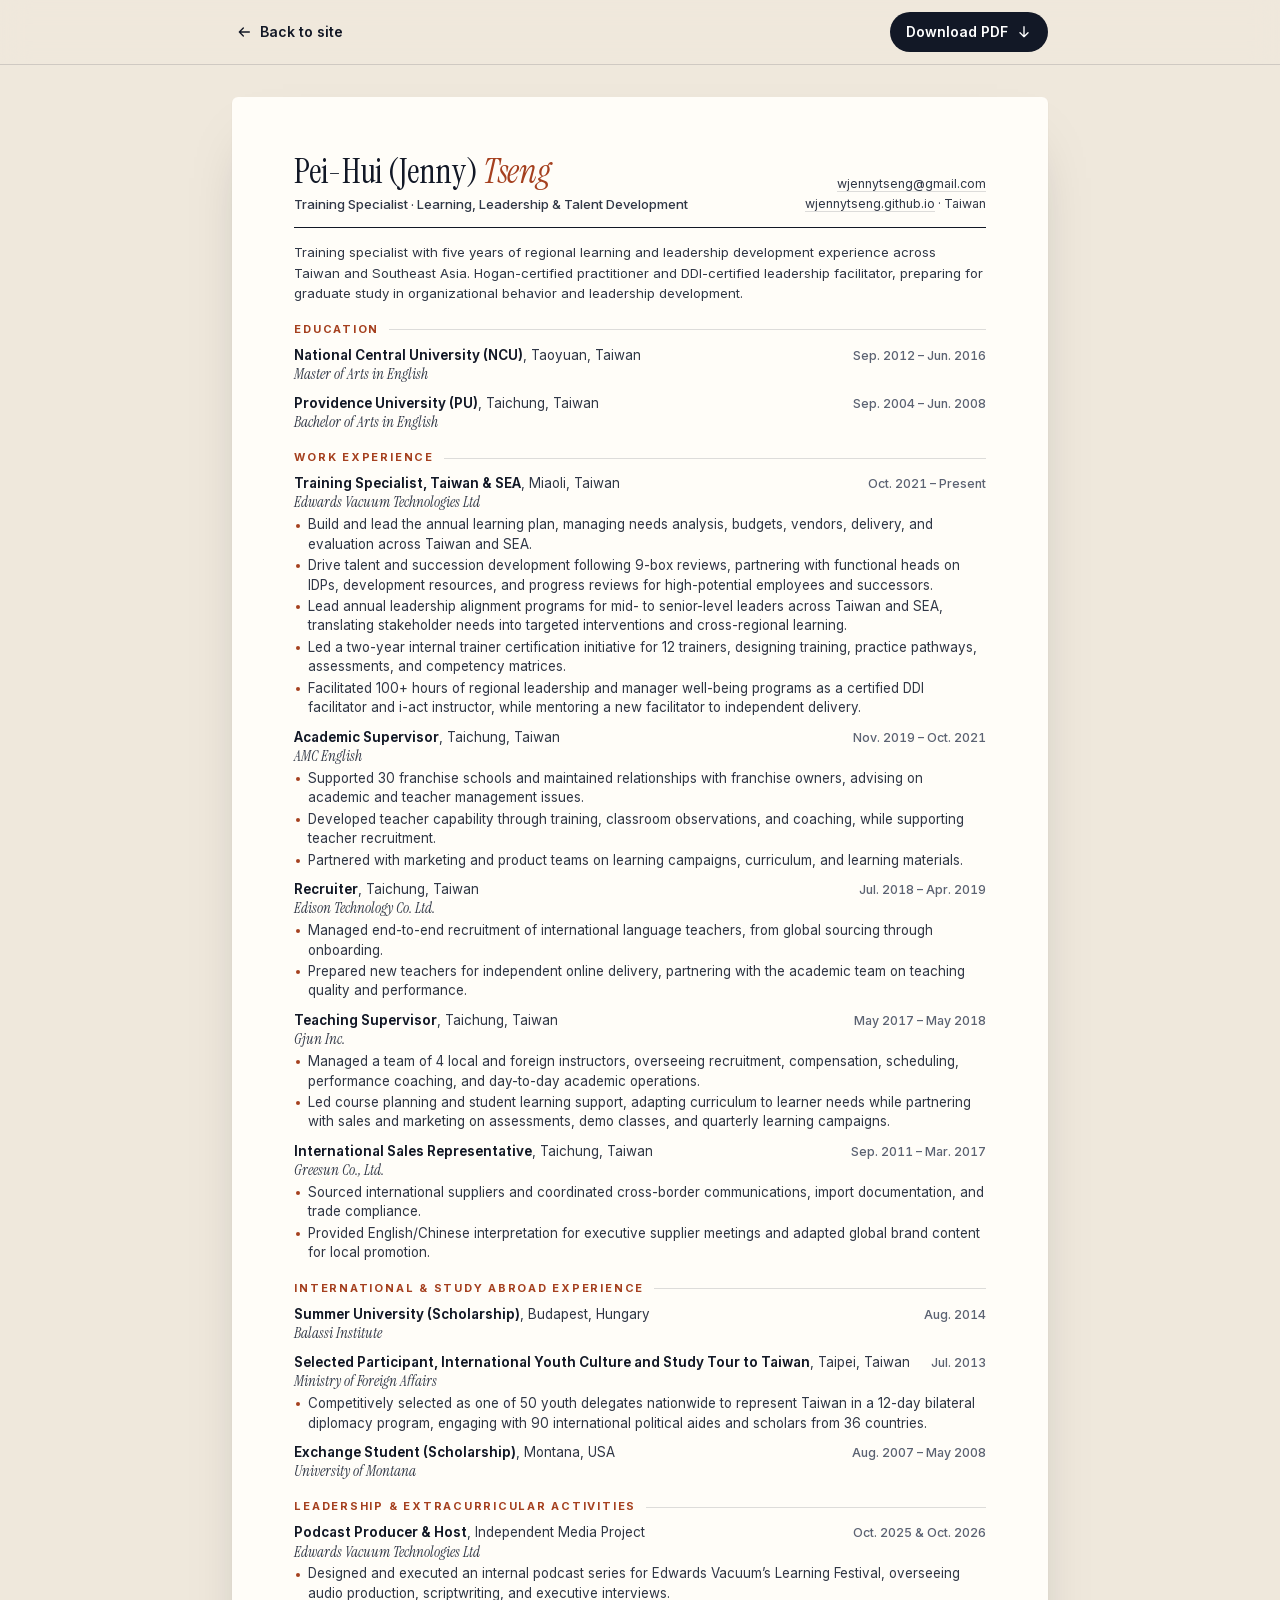
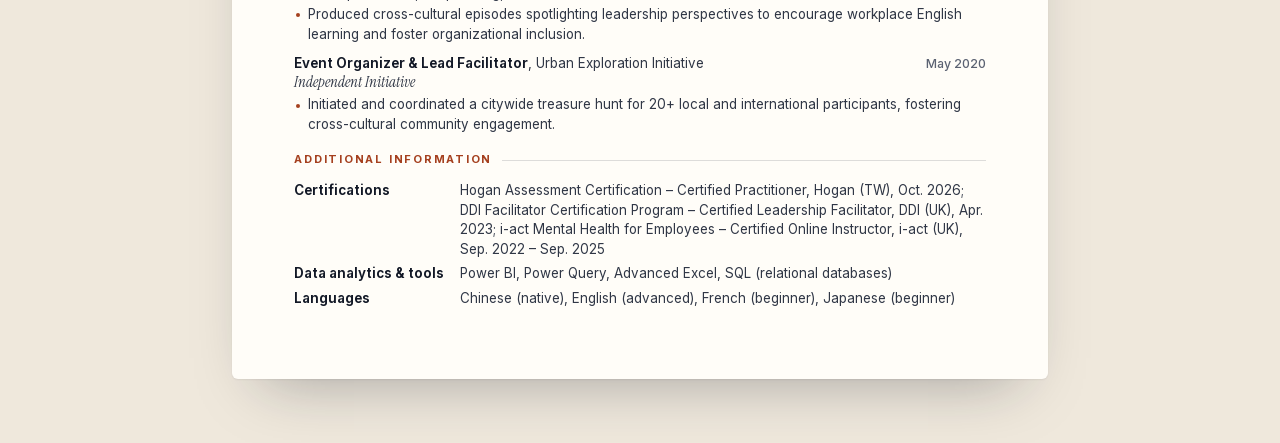
<file: cv.html>
<!doctype html>
<html lang="en">
<head>
  <meta charset="utf-8">
  <meta name="viewport" content="width=device-width, initial-scale=1">
  <title>CV — Pei-Hui (Jenny) Tseng</title>
  <meta name="description" content="Curriculum vitae of Pei-Hui (Jenny) Tseng, training specialist in learning and leadership development across Taiwan and Southeast Asia.">
  <link rel="canonical" href="https://wjennytseng.github.io/cv.html">
  <link rel="icon" href="assets/img/favicon.svg" type="image/svg+xml">
  <link rel="stylesheet" href="assets/css/cv.css">
</head>
<body>
  <div class="toolbar">
    <a class="back" href="./"><svg viewBox="0 0 24 24" aria-hidden="true"><path d="M20 12H5M11 6l-6 6 6 6"/></svg>Back to site</a>
    <a class="pdf" href="assets/docs/Jenny-Tseng-CV.pdf" download>Download PDF<svg viewBox="0 0 24 24" aria-hidden="true"><path d="M12 4v15M6 13l6 6 6-6"/></svg></a>
  </div>

  <main class="paper">
    <header class="cv-head">
      <div>
        <h1>Pei-Hui (Jenny) <em>Tseng</em></h1>
        <p class="cv-role">Training Specialist · Learning, Leadership &amp; Talent Development</p>
      </div>
      <p class="cv-contact">
        <a href="mailto:wjennytseng@gmail.com">wjennytseng@gmail.com</a><br>
        <a href="https://wjennytseng.github.io/">wjennytseng.github.io</a> · Taiwan
      </p>
    </header>

    <p class="cv-profile">Training specialist with five years of regional learning and leadership development experience across Taiwan and Southeast Asia. Hogan-certified practitioner and DDI-certified leadership facilitator, preparing for graduate study in organizational behavior and leadership development.</p>

    <section class="cv-section">
      <h2>Education</h2>
      <div class="entry">
        <div class="entry-row"><p class="entry-title">National Central University (NCU)<span>, Taoyuan, Taiwan</span></p><p class="entry-date">Sep. 2012 – Jun. 2016</p></div>
        <p class="entry-org">Master of Arts in English</p>
      </div>
      <div class="entry">
        <div class="entry-row"><p class="entry-title">Providence University (PU)<span>, Taichung, Taiwan</span></p><p class="entry-date">Sep. 2004 – Jun. 2008</p></div>
        <p class="entry-org">Bachelor of Arts in English</p>
      </div>
    </section>

    <section class="cv-section">
      <h2>Work experience</h2>
      <div class="entry">
        <div class="entry-row"><p class="entry-title">Training Specialist, Taiwan &amp; SEA<span>, Miaoli, Taiwan</span></p><p class="entry-date">Oct. 2021 – Present</p></div>
        <p class="entry-org">Edwards Vacuum Technologies Ltd</p>
        <ul>
          <li>Build and lead the annual learning plan, managing needs analysis, budgets, vendors, delivery, and evaluation across Taiwan and SEA.</li>
          <li>Drive talent and succession development following 9-box reviews, partnering with functional heads on IDPs, development resources, and progress reviews for high-potential employees and successors.</li>
          <li>Lead annual leadership alignment programs for mid- to senior-level leaders across Taiwan and SEA, translating stakeholder needs into targeted interventions and cross-regional learning.</li>
          <li>Led a two-year internal trainer certification initiative for 12 trainers, designing training, practice pathways, assessments, and competency matrices.</li>
          <li>Facilitated 100+ hours of regional leadership and manager well-being programs as a certified DDI facilitator and <span class="nw">i-act</span> instructor, while mentoring a new facilitator to independent delivery.</li>
        </ul>
      </div>
      <div class="entry">
        <div class="entry-row"><p class="entry-title">Academic Supervisor<span>, Taichung, Taiwan</span></p><p class="entry-date">Nov. 2019 – Oct. 2021</p></div>
        <p class="entry-org">AMC English</p>
        <ul>
          <li>Supported 30 franchise schools and maintained relationships with franchise owners, advising on academic and teacher management issues.</li>
          <li>Developed teacher capability through training, classroom observations, and coaching, while supporting teacher recruitment.</li>
          <li>Partnered with marketing and product teams on learning campaigns, curriculum, and learning materials.</li>
        </ul>
      </div>
      <div class="entry">
        <div class="entry-row"><p class="entry-title">Recruiter<span>, Taichung, Taiwan</span></p><p class="entry-date">Jul. 2018 – Apr. 2019</p></div>
        <p class="entry-org">Edison Technology Co. Ltd.</p>
        <ul>
          <li>Managed end-to-end recruitment of international language teachers, from global sourcing through onboarding.</li>
          <li>Prepared new teachers for independent online delivery, partnering with the academic team on teaching quality and performance.</li>
        </ul>
      </div>
      <div class="entry">
        <div class="entry-row"><p class="entry-title">Teaching Supervisor<span>, Taichung, Taiwan</span></p><p class="entry-date">May 2017 – May 2018</p></div>
        <p class="entry-org">Gjun Inc.</p>
        <ul>
          <li>Managed a team of 4 local and foreign instructors, overseeing recruitment, compensation, scheduling, performance coaching, and day-to-day academic operations.</li>
          <li>Led course planning and student learning support, adapting curriculum to learner needs while partnering with sales and marketing on assessments, demo classes, and quarterly learning campaigns.</li>
        </ul>
      </div>
      <div class="entry">
        <div class="entry-row"><p class="entry-title">International Sales Representative<span>, Taichung, Taiwan</span></p><p class="entry-date">Sep. 2011 – Mar. 2017</p></div>
        <p class="entry-org">Greesun Co., Ltd.</p>
        <ul>
          <li>Sourced international suppliers and coordinated cross-border communications, import documentation, and trade compliance.</li>
          <li>Provided English/Chinese interpretation for executive supplier meetings and adapted global brand content for local promotion.</li>
        </ul>
      </div>
    </section>

    <section class="cv-section">
      <h2>International &amp; study abroad experience</h2>
      <div class="entry">
        <div class="entry-row"><p class="entry-title">Summer University (Scholarship)<span>, Budapest, Hungary</span></p><p class="entry-date">Aug. 2014</p></div>
        <p class="entry-org">Balassi Institute</p>
      </div>
      <div class="entry">
        <div class="entry-row"><p class="entry-title">Selected Participant, International Youth Culture and Study Tour to Taiwan<span>, Taipei, Taiwan</span></p><p class="entry-date">Jul. 2013</p></div>
        <p class="entry-org">Ministry of Foreign Affairs</p>
        <ul>
          <li>Competitively selected as one of 50 youth delegates nationwide to represent Taiwan in a 12-day bilateral diplomacy program, engaging with 90 international political aides and scholars from 36 countries.</li>
        </ul>
      </div>
      <div class="entry">
        <div class="entry-row"><p class="entry-title">Exchange Student (Scholarship)<span>, Montana, USA</span></p><p class="entry-date">Aug. 2007 – May 2008</p></div>
        <p class="entry-org">University of Montana</p>
      </div>
    </section>

    <section class="cv-section">
      <h2>Leadership &amp; extracurricular activities</h2>
      <div class="entry">
        <div class="entry-row"><p class="entry-title">Podcast Producer &amp; Host<span>, Independent Media Project</span></p><p class="entry-date">Oct. 2025 &amp; Oct. 2026</p></div>
        <p class="entry-org">Edwards Vacuum Technologies Ltd</p>
        <ul>
          <li>Designed and executed an internal podcast series for Edwards Vacuum’s Learning Festival, overseeing audio production, scriptwriting, and executive interviews.</li>
          <li>Produced cross-cultural episodes spotlighting leadership perspectives to encourage workplace English learning and foster organizational inclusion.</li>
        </ul>
      </div>
      <div class="entry">
        <div class="entry-row"><p class="entry-title">Event Organizer &amp; Lead Facilitator<span>, Urban Exploration Initiative</span></p><p class="entry-date">May 2020</p></div>
        <p class="entry-org">Independent Initiative</p>
        <ul>
          <li>Initiated and coordinated a citywide treasure hunt for 20+ local and international participants, fostering cross-cultural community engagement.</li>
        </ul>
      </div>
    </section>

    <section class="cv-section">
      <h2>Additional information</h2>
      <dl class="info">
        <dt>Certifications</dt>
        <dd>Hogan Assessment Certification – Certified Practitioner, Hogan (TW), Oct. 2026; DDI Facilitator Certification Program – Certified Leadership Facilitator, DDI (UK), Apr. 2023; <span class="nw">i-act</span> Mental Health for Employees – Certified Online Instructor, <span class="nw">i-act</span> (UK), Sep. 2022 – Sep. 2025</dd>
        <dt>Data analytics &amp; tools</dt>
        <dd>Power BI, Power Query, Advanced Excel, SQL (relational databases)</dd>
        <dt>Languages</dt>
        <dd>Chinese (native), English (advanced), French (beginner), Japanese (beginner)</dd>
      </dl>
    </section>
  </main>
</body>
</html>
</file>
<file: assets/css/style.css>
/* ==========================================================================
   Jenny Tseng — personal site
   Tokens → base → layout → components → sections → responsive → print
   ========================================================================== */

@font-face {
  font-family: "Instrument Serif";
  src: url(../fonts/instrument-serif-regular.woff2) format("woff2");
  font-weight: 400;
  font-style: normal;
  font-display: swap;
}
@font-face {
  font-family: "Instrument Serif";
  src: url(../fonts/instrument-serif-italic.woff2) format("woff2");
  font-weight: 400;
  font-style: italic;
  font-display: swap;
}
@font-face {
  font-family: "Inter";
  src: url(../fonts/inter-variable.woff2) format("woff2");
  font-weight: 100 900;
  font-style: normal;
  font-display: swap;
}

/* ---------- Tokens ---------- */
:root {
  --bg: #f6f2ea;
  --surface: #fffdf8;
  --tint: #efe8dc;
  --ink: #121826;
  --ink-2: #384052;
  --muted: #5b6272;
  --line: rgba(18, 24, 38, 0.11);
  --line-strong: rgba(18, 24, 38, 0.22);

  --accent: #c4532f;
  --accent-ink: #a5401f;
  --accent-soft: #f5dccf;

  --night: #0f172a;
  --on-night: #f4efe6;
  --on-night-2: rgba(244, 239, 230, 0.8);
  --on-night-muted: #a7aec0;
  --night-accent: #f4a585;
  --night-line: rgba(244, 239, 230, 0.14);

  --glow-1: #f6c6ad;
  --glow-2: #d9d3f1;
  --glow-3: #cfe2d2;

  --shadow: 0 1px 2px rgba(18, 24, 38, 0.04), 0 18px 40px -18px rgba(18, 24, 38, 0.22);
  --shadow-lg: 0 2px 4px rgba(18, 24, 38, 0.04), 0 40px 80px -30px rgba(18, 24, 38, 0.35);

  --serif: "Instrument Serif", "Iowan Old Style", "Palatino Linotype", Georgia, serif;
  --sans: "Inter", ui-sans-serif, system-ui, -apple-system, "Segoe UI", Roboto, "PingFang TC", "Noto Sans TC", sans-serif;

  --container: 1200px;
  --gutter: clamp(20px, 5vw, 56px);
  --radius: 22px;
  --ease: cubic-bezier(0.2, 0.7, 0.2, 1);
  --header-h: 72px;

  color-scheme: light;
}

@media (prefers-color-scheme: dark) {
  :root:not([data-theme="light"]) {
    --bg: #0b101c;
    --surface: #121a2a;
    --tint: #1a2335;
    --ink: #f2ede4;
    --ink-2: #d0cabf;
    --muted: #9ba2b2;
    --line: rgba(242, 237, 228, 0.1);
    --line-strong: rgba(242, 237, 228, 0.22);
    --accent: #f08a6a;
    --accent-ink: #f39b7f;
    --accent-soft: rgba(240, 138, 106, 0.16);
    --night: #141d33;
    --glow-1: rgba(240, 138, 106, 0.22);
    --glow-2: rgba(130, 118, 214, 0.22);
    --glow-3: rgba(92, 160, 128, 0.16);
    --shadow: 0 1px 2px rgba(0, 0, 0, 0.3), 0 18px 40px -18px rgba(0, 0, 0, 0.6);
    --shadow-lg: 0 2px 4px rgba(0, 0, 0, 0.3), 0 40px 80px -30px rgba(0, 0, 0, 0.75);
    color-scheme: dark;
  }
}
:root[data-theme="dark"] {
  --bg: #0b101c;
  --surface: #121a2a;
  --tint: #1a2335;
  --ink: #f2ede4;
  --ink-2: #d0cabf;
  --muted: #9ba2b2;
  --line: rgba(242, 237, 228, 0.1);
  --line-strong: rgba(242, 237, 228, 0.22);
  --accent: #f08a6a;
  --accent-ink: #f39b7f;
  --accent-soft: rgba(240, 138, 106, 0.16);
  --night: #141d33;
  --glow-1: rgba(240, 138, 106, 0.22);
  --glow-2: rgba(130, 118, 214, 0.22);
  --glow-3: rgba(92, 160, 128, 0.16);
  --shadow: 0 1px 2px rgba(0, 0, 0, 0.3), 0 18px 40px -18px rgba(0, 0, 0, 0.6);
  --shadow-lg: 0 2px 4px rgba(0, 0, 0, 0.3), 0 40px 80px -30px rgba(0, 0, 0, 0.75);
  color-scheme: dark;
}

/* ---------- Base ---------- */
*, *::before, *::after { box-sizing: border-box; }
html {
  -webkit-text-size-adjust: 100%;
  scroll-behavior: smooth;
  scroll-padding-top: calc(var(--header-h) + 16px);
}
body {
  margin: 0;
  background: var(--bg);
  color: var(--ink);
  font-family: var(--sans);
  font-size: 17px;
  line-height: 1.65;
  font-feature-settings: "cv11", "ss03";
  -webkit-font-smoothing: antialiased;
  -moz-osx-font-smoothing: grayscale;
  transition: background-color 0.4s ease, color 0.4s ease;
}
h1, h2, h3, h4, p, ul, ol, figure, dl, dd { margin: 0; }
ul, ol { padding: 0; list-style: none; }
img, svg { display: block; max-width: 100%; }
a { color: inherit; text-decoration: none; }
button { font: inherit; color: inherit; }
h1, h2, h3 { text-wrap: balance; }
p { text-wrap: pretty; }
::selection { background: var(--accent); color: #fff; }
:focus-visible { outline: 2px solid var(--accent); outline-offset: 3px; border-radius: 6px; }

.container { width: min(var(--container), 100% - 2 * var(--gutter)); margin-inline: auto; }
.nw { white-space: nowrap; }
.sr-only {
  position: absolute; width: 1px; height: 1px; padding: 0; margin: -1px;
  overflow: hidden; clip: rect(0, 0, 0, 0); white-space: nowrap; border: 0;
}
.skip-link {
  position: fixed; top: 12px; left: 12px; z-index: 100;
  padding: 10px 16px; border-radius: 999px;
  background: var(--ink); color: var(--bg); font-weight: 600; font-size: 14px;
  transform: translateY(-160%); transition: transform 0.2s;
}
.skip-link:focus { transform: none; }

.icon {
  width: 1.15em; height: 1.15em; flex: none;
  fill: none; stroke: currentColor; stroke-width: 1.8;
  stroke-linecap: round; stroke-linejoin: round;
}

/* Type helpers */
.serif-heading,
h2 {
  font-family: var(--serif);
  font-weight: 400;
  letter-spacing: -0.012em;
  line-height: 1;
}
h1 em, h2 em, h3 em { font-style: italic; color: var(--accent); }

.eyebrow {
  display: inline-flex; align-items: center; gap: 12px;
  font-size: 12.5px; font-weight: 600; letter-spacing: 0.16em; text-transform: uppercase;
  color: var(--muted);
}
.eyebrow > span {
  display: inline-flex; align-items: center; gap: 12px;
  color: var(--accent-ink); font-variant-numeric: tabular-nums;
}
.eyebrow > span::after {
  content: ""; width: 28px; height: 1px; background: currentColor; opacity: 0.55;
}

/* ---------- Buttons ---------- */
.btn {
  display: inline-flex; align-items: center; justify-content: center; gap: 10px;
  min-height: 52px; padding: 0 24px; border-radius: 999px;
  border: 1px solid transparent;
  font-size: 15.5px; font-weight: 600; letter-spacing: -0.005em; white-space: nowrap;
  cursor: pointer; background: none;
  transition: transform 0.3s var(--ease), background-color 0.25s, color 0.25s, border-color 0.25s, box-shadow 0.3s;
}
.btn .icon { transition: transform 0.3s var(--ease); }
.btn:hover .icon-arrow-right { transform: translateX(3px); }
.btn:hover .icon-arrow-down { transform: translateY(2px); }
.btn:hover .icon-arrow-up-right { transform: translate(2px, -2px); }
.btn:active { transform: scale(0.98); }

.btn-primary { background: var(--ink); color: var(--bg); box-shadow: var(--shadow); }
.btn-primary:hover { background: var(--accent); color: #fff; }
.btn-ghost { border-color: var(--line-strong); color: var(--ink); }
.btn-ghost:hover { border-color: var(--ink); background: var(--surface); }
.btn-meta {
  font-size: 11px; font-weight: 600; letter-spacing: 0.08em;
  padding: 2px 6px; border-radius: 6px; background: var(--tint); color: var(--muted);
}
.btn-sm { min-height: 40px; padding: 0 16px; font-size: 14px; gap: 6px; }

.btn-light { background: var(--on-night); color: #0f172a; }
.btn-light:hover { background: #fff; }
.btn-outline-light { border-color: rgba(244, 239, 230, 0.28); color: var(--on-night); }
.btn-outline-light:hover { border-color: var(--on-night); background: rgba(255, 255, 255, 0.06); }

.icon-btn {
  display: inline-grid; place-items: center;
  width: 40px; height: 40px; border-radius: 50%;
  border: 1px solid var(--line); background: transparent; color: var(--ink);
  cursor: pointer; transition: background-color 0.2s, border-color 0.2s, transform 0.3s var(--ease);
}
.icon-btn:hover { background: var(--surface); border-color: var(--line-strong); }

.text-link {
  display: inline-flex; align-items: center; gap: 8px;
  font-weight: 600; font-size: 15.5px;
  padding-bottom: 4px; border-bottom: 1px solid var(--line-strong);
  transition: border-color 0.2s, color 0.2s;
}
.text-link:hover { border-color: var(--accent); color: var(--accent-ink); }
.text-link:hover .icon { transform: translate(2px, -2px); }
.text-link .icon { transition: transform 0.3s var(--ease); }

/* ---------- Header ---------- */
.site-header {
  position: sticky; top: 0; z-index: 50;
  border-bottom: 1px solid transparent;
  transition: background-color 0.3s, border-color 0.3s, backdrop-filter 0.3s;
}
.site-header.is-scrolled,
.site-header.is-open {
  background: var(--bg);
  background: color-mix(in srgb, var(--bg) 84%, transparent);
  -webkit-backdrop-filter: saturate(1.5) blur(18px);
  backdrop-filter: saturate(1.5) blur(18px);
  border-bottom-color: var(--line);
}
.header-inner { height: var(--header-h); display: flex; align-items: center; gap: 20px; }

.brand { display: inline-flex; align-items: center; gap: 10px; margin-right: auto; }
.brand-mark {
  width: 34px; height: 34px; border-radius: 50%;
  display: grid; place-items: center;
  background: var(--ink); color: var(--bg);
  font-family: var(--serif); font-size: 22px; line-height: 1;
  padding-top: 2px;
  transition: background-color 0.3s;
}
.brand:hover .brand-mark { background: var(--accent); color: #fff; }
.brand-name { font-family: var(--serif); font-size: 24px; letter-spacing: -0.01em; line-height: 1; }

.nav ul { display: flex; gap: 2px; }
.nav a {
  display: block; padding: 8px 14px; border-radius: 999px;
  font-size: 14.5px; font-weight: 500; color: var(--ink-2);
  transition: color 0.2s, background-color 0.2s;
}
.nav a:hover, .nav a[aria-current] { color: var(--ink); background: var(--tint); }

.header-actions { display: flex; align-items: center; gap: 8px; }

.theme-toggle .icon-sun { display: none; }
@media (prefers-color-scheme: dark) {
  :root:not([data-theme="light"]) .theme-toggle .icon-sun { display: block; }
  :root:not([data-theme="light"]) .theme-toggle .icon-moon { display: none; }
}
:root[data-theme="dark"] .theme-toggle .icon-sun { display: block; }
:root[data-theme="dark"] .theme-toggle .icon-moon { display: none; }

.menu-toggle { display: none; }
.menu-toggle span {
  display: block; width: 16px; height: 1.5px; background: currentColor; border-radius: 2px;
  transition: transform 0.3s var(--ease);
}
.menu-toggle span + span { margin-top: 5px; }
.menu-toggle { grid-auto-flow: row; align-content: center; }
.menu-toggle[aria-expanded="true"] span:first-child { transform: translateY(3.25px) rotate(45deg); }
.menu-toggle[aria-expanded="true"] span:last-child { transform: translateY(-3.25px) rotate(-45deg); }

.mobile-menu {
  position: absolute; left: 0; right: 0; top: 100%;
  max-height: calc(100vh - var(--header-h)); overflow-y: auto;
  background: var(--bg); border-block: 1px solid var(--line); box-shadow: var(--shadow-lg);
}
.mobile-menu[hidden] { display: none; }
.mobile-menu nav { padding: 8px 0 24px; }
.mobile-menu a:not(.btn) {
  display: flex; align-items: baseline; justify-content: space-between;
  padding: 12px 0; border-bottom: 1px solid var(--line);
  font-family: var(--serif); font-size: 32px; line-height: 1.1;
}
.mobile-menu a span { font-family: var(--sans); font-size: 12px; font-weight: 600; letter-spacing: 0.14em; color: var(--accent-ink); }
.mobile-menu .btn { margin-top: 22px; width: 100%; }

/* ---------- Hero ---------- */
.hero {
  position: relative; isolation: isolate; overflow: hidden;
  padding-bottom: clamp(56px, 7vw, 96px);
  margin-top: calc(-1 * var(--header-h));
  padding-top: calc(var(--header-h) + clamp(20px, 3.2vw, 44px));
}
.hero-bg { position: absolute; inset: 0; z-index: -1; pointer-events: none; }
.glow { position: absolute; border-radius: 50%; }
.glow-1 { width: 760px; height: 760px; right: -220px; top: -220px; background: radial-gradient(closest-side, var(--glow-1), transparent); }
.glow-2 { width: 560px; height: 560px; right: 260px; top: 300px; background: radial-gradient(closest-side, var(--glow-2), transparent); }
.glow-3 { width: 620px; height: 620px; left: -300px; top: 60px; background: radial-gradient(closest-side, var(--glow-3), transparent); opacity: 0.8; }

.hero-grid {
  display: grid; grid-template-columns: minmax(0, 1.12fr) minmax(0, 0.88fr);
  gap: clamp(32px, 5vw, 72px); align-items: center;
}
.status-pill {
  display: inline-flex; align-items: center; gap: 10px;
  padding: 8px 16px 8px 12px; border-radius: 999px;
  background: var(--surface); border: 1px solid var(--line); box-shadow: var(--shadow);
  font-size: 14px; font-weight: 500; color: var(--ink-2); line-height: 1.35;
}
.pulse {
  position: relative; width: 8px; height: 8px; border-radius: 50%; flex: none;
  background: #2f9e6a;
}
.pulse::after {
  content: ""; position: absolute; inset: -4px; border-radius: 50%;
  border: 2px solid #2f9e6a; opacity: 0;
  animation: pulse 2.6s var(--ease) infinite;
}
@keyframes pulse {
  0% { transform: scale(0.5); opacity: 0.8; }
  100% { transform: scale(1.8); opacity: 0; }
}

.hero h1 {
  font-family: var(--serif); font-weight: 400;
  font-size: clamp(60px, 8.6vw, 118px);
  line-height: 0.94; letter-spacing: -0.022em;
  margin-top: 28px;
}
.hero h1 em { padding-right: 0.04em; }
.hero-lead {
  margin-top: 28px; max-width: 560px;
  font-size: clamp(18px, 1.55vw, 20.5px); line-height: 1.6; color: var(--ink-2);
}
.hero-lead strong { color: var(--ink); font-weight: 600; }
.hero-cta { display: flex; flex-wrap: wrap; gap: 12px; margin-top: 36px; }

/* Lens visual */
.lens { position: relative; width: min(100%, 470px); aspect-ratio: 1; margin-inline: auto; }
.lens-svg { position: absolute; inset: 0; width: 100%; height: 100%; overflow: visible; }
.ring { fill: none; stroke: var(--line-strong); stroke-width: 1; }
.ring-outer { stroke-dasharray: 1 7; stroke-linecap: round; stroke-width: 1.6; }
.ring-fill-outer { fill: var(--surface); opacity: 0.35; }
.ring-fill-mid { fill: var(--surface); opacity: 0.45; }
.ring-fill-inner { fill: var(--surface); opacity: 0.6; }
.ring-label {
  font-family: var(--sans); font-size: 11.5px; font-weight: 600;
  letter-spacing: 0.24em; text-transform: uppercase; fill: var(--muted);
}
.orbit { transform-box: view-box; transform-origin: 50% 50%; animation: spin linear infinite; }
.orbit circle { fill: var(--accent); }
.orbit-1 { animation-duration: 26s; }
.orbit-2 { animation-duration: 38s; animation-direction: reverse; }
.orbit-3 { animation-duration: 54s; }
.orbit-2 circle { fill: var(--ink); }
@keyframes spin { to { transform: rotate(360deg); } }

.portrait {
  position: absolute; inset: 29.2%;
  border-radius: 50%; overflow: hidden;
  background: var(--tint);
  box-shadow: 0 0 0 6px var(--surface), var(--shadow-lg);
}
.portrait img { width: 100%; height: 100%; object-fit: cover; }

.lens-chip {
  position: absolute; display: inline-flex; align-items: center; gap: 8px;
  padding: 8px 14px; border-radius: 999px;
  background: var(--surface); border: 1px solid var(--line); box-shadow: var(--shadow);
  font-size: 13px; font-weight: 600; white-space: nowrap; color: var(--ink);
}
.lens-chip i { width: 7px; height: 7px; border-radius: 50%; background: var(--accent); }
.chip-1 { left: -2%; bottom: 17%; animation: float 7s ease-in-out infinite; }
.chip-2 { right: -4%; bottom: 31%; animation: float 8s ease-in-out -3s infinite; }
@keyframes float { 50% { transform: translateY(-8px); } }

/* Career path card */
.path {
  position: relative; display: grid; grid-template-columns: repeat(3, minmax(0, 1fr));
  margin-top: clamp(36px, 4.5vw, 56px);
  background: var(--surface);
  background: color-mix(in srgb, var(--surface) 78%, transparent);
  -webkit-backdrop-filter: blur(14px); backdrop-filter: blur(14px);
  border: 1px solid var(--line); border-radius: var(--radius); box-shadow: var(--shadow);
}
.path li { position: relative; padding: 24px clamp(20px, 2.4vw, 32px) 26px; }
.path li + li { border-left: 1px solid var(--line); }
.path-arrow {
  position: absolute; left: -16px; top: 50%; translate: 0 -50%;
  width: 32px; height: 32px; border-radius: 50%;
  display: grid; place-items: center;
  background: var(--surface); border: 1px solid var(--line-strong); color: var(--accent);
}
.path-arrow .icon { width: 16px; height: 16px; }
.path-tag {
  display: inline-flex; align-items: center; gap: 8px;
  font-size: 12px; font-weight: 600; letter-spacing: 0.16em; text-transform: uppercase; color: var(--muted);
}
.path-tag::before { content: ""; width: 7px; height: 7px; border-radius: 50%; border: 1.5px solid currentColor; }
.path li.is-now .path-tag { color: var(--accent-ink); }
.path li.is-now .path-tag::before { background: var(--accent); border-color: var(--accent); box-shadow: 0 0 0 4px var(--accent-soft); }
.path strong {
  display: block; margin-top: 10px;
  font-family: var(--serif); font-weight: 400; font-size: clamp(23px, 2.1vw, 28px); line-height: 1.12;
}
.path-sub { display: block; margin-top: 8px; font-size: 14.5px; color: var(--muted); line-height: 1.5; }

/* ---------- Sections ---------- */
.section { padding-block: clamp(84px, 11vw, 148px); }
.section-head { margin-bottom: clamp(44px, 5.5vw, 72px); }
.section-head h2 { margin-top: 22px; font-size: clamp(44px, 5.8vw, 82px); }
.section-head.split { display: flex; justify-content: space-between; align-items: flex-end; gap: 48px; }
.section-intro { max-width: 420px; color: var(--muted); font-size: 17px; padding-bottom: 8px; }

/* About */
.about { border-top: 1px solid var(--line); }
.about-grid {
  display: grid; grid-template-columns: minmax(0, 1fr) minmax(0, 1.02fr);
  gap: clamp(40px, 6vw, 96px); align-items: start;
}
.about-copy p { color: var(--ink-2); font-size: 17.5px; }
.about-copy p + p { margin-top: 20px; }
.about-copy .lead { font-size: clamp(21px, 2vw, 25px); line-height: 1.45; color: var(--ink); letter-spacing: -0.01em; }
.signature { margin-top: 32px; display: flex; align-items: center; gap: 14px; }
.signature-line { width: 40px; height: 1px; background: var(--accent); }
.signature p { font-family: var(--serif); font-style: italic; font-size: 26px; color: var(--ink); }

.bridge {
  background: var(--surface); border: 1px solid var(--line); border-radius: var(--radius);
  padding: clamp(24px, 3vw, 36px); box-shadow: var(--shadow);
}
.bridge h3 { font-family: var(--serif); font-weight: 400; font-size: 32px; line-height: 1.1; }
.bridge-sub { color: var(--muted); font-size: 15.5px; margin-top: 6px; }
.bridge-cols, .bridge-list li {
  display: grid; grid-template-columns: minmax(0, 1fr) 44px minmax(0, 1fr); align-items: center;
}
.bridge-cols {
  margin-top: 26px; padding-bottom: 12px; border-bottom: 1px solid var(--line-strong);
  font-size: 12px; font-weight: 600; letter-spacing: 0.16em; text-transform: uppercase; color: var(--muted);
}
.bridge-cols span:last-child { grid-column: 3; color: var(--accent-ink); }
.bridge-list li { padding: 15px 0; border-bottom: 1px solid var(--line); }
.bridge-list li:last-child { border-bottom: 0; padding-bottom: 0; }
.bridge-from { font-size: 15.5px; color: var(--ink-2); line-height: 1.4; }
.bridge-arrow { color: var(--accent); justify-self: center; }
.bridge-arrow .icon { width: 20px; height: 20px; transition: transform 0.35s var(--ease); }
.bridge-list li:hover .bridge-arrow .icon { transform: translateX(4px); }
.bridge-to { font-family: var(--serif); font-size: 23px; line-height: 1.12; }

/* Stats */
.stats {
  display: grid; grid-template-columns: repeat(4, minmax(0, 1fr));
  margin-top: clamp(64px, 8vw, 104px);
  border-top: 1px solid var(--line-strong);
}
.stat { padding: 30px 24px 0; border-left: 1px solid var(--line); }
.stat:first-child { border-left: 0; padding-left: 0; }
.stat-num {
  font-family: var(--serif); font-size: clamp(52px, 5.4vw, 76px);
  line-height: 1; letter-spacing: -0.02em; font-variant-numeric: tabular-nums;
}
.stat-num sup, .stat-num .amp { font-size: 0.55em; vertical-align: 0.6em; color: var(--accent); margin-left: 2px; }
.stat-num .amp { vertical-align: baseline; font-style: italic; margin-inline: 4px; font-size: 0.8em; }
.stat-num-text { font-size: clamp(40px, 4.4vw, 64px); padding-top: 0.12em; white-space: nowrap; }
.stat-label { margin-top: 12px; font-size: 15px; color: var(--muted); line-height: 1.5; max-width: 25ch; }

/* Work */
.work { background: var(--tint); background: color-mix(in srgb, var(--tint) 55%, var(--bg)); border-block: 1px solid var(--line); }
.work-grid { display: grid; grid-template-columns: repeat(2, minmax(0, 1fr)); gap: 20px; }
.work-card {
  position: relative; isolation: isolate; overflow: hidden;
  display: flex; flex-direction: column;
  padding: clamp(28px, 3.2vw, 44px);
  background: var(--surface); border: 1px solid var(--line); border-radius: var(--radius);
  transition: transform 0.45s var(--ease), box-shadow 0.45s var(--ease), border-color 0.3s;
}
.work-card::before {
  content: ""; position: absolute; z-index: -1; width: 420px; height: 420px; right: -180px; top: -200px;
  background: radial-gradient(closest-side, var(--accent-soft), transparent);
  opacity: 0; transition: opacity 0.5s;
}
.work-card:hover { transform: translateY(-6px); box-shadow: var(--shadow-lg); border-color: var(--line-strong); }
.work-card:hover::before { opacity: 1; }
.work-top { display: flex; justify-content: space-between; align-items: center; gap: 16px; }
.work-cat { font-size: 12.5px; font-weight: 600; letter-spacing: 0.15em; text-transform: uppercase; color: var(--muted); }
.work-num { font-family: var(--serif); font-style: italic; font-size: 22px; color: var(--accent-ink); line-height: 1; }
.work-card h3 { min-height: 2.08em; margin-top: clamp(32px, 4vw, 52px); font-family: var(--serif); font-weight: 400; font-size: clamp(32px, 3.1vw, 44px); line-height: 1.04; letter-spacing: -0.01em; }
.work-metric { display: flex; align-items: baseline; gap: 12px; margin-top: 22px; padding-top: 20px; border-top: 1px solid var(--line); }
.work-metric strong { font-family: var(--serif); font-weight: 400; font-size: 44px; line-height: 1; color: var(--accent); letter-spacing: -0.01em; }
.work-metric span { font-size: 15px; color: var(--muted); line-height: 1.35; }
.work-card > p { margin-top: 16px; font-size: 16.5px; color: var(--ink-2); }
.tags { display: flex; flex-wrap: wrap; gap: 8px; margin-top: auto; padding-top: 26px; }
.tags li { font-size: 13px; font-weight: 500; padding: 6px 12px; border-radius: 999px; background: var(--tint); color: var(--ink-2); }
.work-note { margin-top: 28px; font-size: 15px; color: var(--muted); }
.work-note a { color: var(--ink); font-weight: 600; border-bottom: 1px solid var(--line-strong); transition: border-color 0.2s, color 0.2s; }
.work-note a:hover { color: var(--accent-ink); border-color: var(--accent); }

/* Next chapter (dark band) */
.next { position: relative; isolation: isolate; overflow: hidden; background: var(--night); color: var(--on-night); }
.next-glow { position: absolute; z-index: -1; border-radius: 50%; pointer-events: none; }
.next-glow-1 { width: 900px; height: 900px; right: -320px; top: -360px; background: radial-gradient(closest-side, rgba(240, 138, 106, 0.32), transparent); }
.next-glow-2 { width: 760px; height: 760px; left: -320px; bottom: -380px; background: radial-gradient(closest-side, rgba(140, 126, 230, 0.26), transparent); }
.next .eyebrow { color: var(--on-night-muted); }
.next .eyebrow > span { color: var(--night-accent); }
.next h2 em, .next h3 em { color: var(--night-accent); }
.next .section-intro { color: var(--on-night-2); }

.questions { display: grid; grid-template-columns: repeat(3, minmax(0, 1fr)); gap: 20px; }
.q-card {
  display: flex; flex-direction: column;
  padding: clamp(26px, 3vw, 36px); border-radius: var(--radius);
  background: rgba(255, 255, 255, 0.045); border: 1px solid var(--night-line);
  transition: background-color 0.4s, border-color 0.4s, transform 0.45s var(--ease);
}
.q-card:hover { background: rgba(255, 255, 255, 0.075); border-color: rgba(244, 239, 230, 0.26); transform: translateY(-4px); }
.q-icon { width: 64px; height: 64px; }
.q-icon circle { fill: none; stroke: rgba(244, 239, 230, 0.35); stroke-width: 1.2; }
.q-icon circle.dot { fill: var(--night-accent); stroke: none; }
.q-icon circle.on { stroke: var(--night-accent); }
.q-level { margin-top: 28px; display: flex; flex-wrap: wrap; align-items: center; gap: 6px 12px; font-size: 12.5px; font-weight: 600; letter-spacing: 0.16em; text-transform: uppercase; color: var(--on-night-muted); }
.q-level b { color: var(--night-accent); font-weight: 600; padding: 3px 10px; border-radius: 999px; border: 1px solid rgba(244, 165, 133, 0.4); letter-spacing: 0.14em; }
.q-card h3 { margin-top: 10px; font-family: var(--serif); font-weight: 400; font-size: clamp(25px, 2.2vw, 29px); line-height: 1.18; }

.plan {
  display: grid; grid-template-columns: repeat(3, minmax(0, 1fr)); gap: clamp(28px, 4vw, 56px);
  margin-top: clamp(56px, 6vw, 80px); padding-top: 40px; border-top: 1px solid var(--night-line);
}
.plan-label { display: flex; align-items: center; gap: 10px; font-size: 12.5px; font-weight: 600; letter-spacing: 0.16em; text-transform: uppercase; color: var(--night-accent); }
.plan-label .icon { width: 18px; height: 18px; }
.plan p:last-child { margin-top: 12px; color: var(--on-night-2); font-size: 16.5px; }
.plan strong { color: var(--on-night); font-weight: 600; }

/* Experience */
.timeline { border-top: 1px solid var(--line-strong); }
.tl-item {
  display: grid; grid-template-columns: 250px minmax(0, 1fr); gap: 40px;
  padding: 34px 0; border-bottom: 1px solid var(--line);
}
.tl-date { display: flex; flex-direction: column; align-items: flex-start; gap: 10px; font-size: 15px; font-weight: 500; color: var(--muted); font-variant-numeric: tabular-nums; padding-top: 6px; }
.badge {
  display: inline-flex; align-items: center; gap: 7px;
  padding: 4px 11px; border-radius: 999px;
  background: var(--accent-soft); color: var(--accent-ink);
  font-size: 12.5px; font-weight: 600;
}
.badge::before { content: ""; width: 6px; height: 6px; border-radius: 50%; background: currentColor; }
.tl-body h3 { font-family: var(--serif); font-weight: 400; font-size: clamp(27px, 2.5vw, 34px); line-height: 1.12; transition: color 0.25s; }
.tl-item:hover h3 { color: var(--accent-ink); }
.tl-org { margin-top: 6px; font-size: 15.5px; font-weight: 600; color: var(--ink-2); }
.tl-org span { font-weight: 400; color: var(--muted); }
.tl-body p:last-child { margin-top: 10px; max-width: 64ch; color: var(--muted); font-size: 16.5px; }

.cred-grid { display: grid; grid-template-columns: repeat(2, minmax(0, 1fr)); gap: 20px; margin-top: clamp(56px, 6vw, 80px); }
.cred-card { padding: clamp(26px, 3vw, 36px); border-radius: var(--radius); background: var(--surface); border: 1px solid var(--line); }
.cred-card h3 { display: flex; align-items: center; gap: 10px; font-size: 12.5px; font-weight: 600; letter-spacing: 0.16em; text-transform: uppercase; color: var(--accent-ink); }
.cred-card h3 .icon { width: 18px; height: 18px; }
.cred-list { margin-top: 10px; }
.cred-list li { display: grid; grid-template-columns: minmax(0, 1fr) auto; gap: 4px 20px; padding: 16px 0; border-bottom: 1px solid var(--line); }
.cred-list li:last-child { border-bottom: 0; padding-bottom: 0; }
.cred-list strong { font-weight: 600; font-size: 16.5px; line-height: 1.4; }
.cred-list span { grid-column: 1; color: var(--muted); font-size: 15px; line-height: 1.5; }
.cred-list time, .cred-list .yr { grid-column: 2; grid-row: 1; font-size: 14px; font-weight: 500; color: var(--muted); font-variant-numeric: tabular-nums; white-space: nowrap; padding-top: 2px; }
.chips { display: flex; flex-wrap: wrap; gap: 8px; margin-top: 10px; }
.chips li { padding: 6px 12px; border-radius: 999px; background: var(--tint); font-size: 14px; font-weight: 500; color: var(--ink-2); }
.cred-sub { margin-top: 22px; font-size: 13px; font-weight: 600; letter-spacing: 0.12em; text-transform: uppercase; color: var(--muted); }

/* Contact */
.contact { padding-block: clamp(84px, 11vw, 148px) clamp(56px, 7vw, 96px); }
.contact-panel {
  position: relative; isolation: isolate; overflow: hidden;
  padding: clamp(36px, 6.5vw, 96px); border-radius: clamp(24px, 3vw, 36px);
  background: var(--night); color: var(--on-night);
}
.contact-panel::before, .contact-panel::after { content: ""; position: absolute; z-index: -1; border-radius: 50%; pointer-events: none; }
.contact-panel::before { width: 820px; height: 820px; right: -260px; bottom: -460px; background: radial-gradient(closest-side, rgba(240, 138, 106, 0.42), transparent); }
.contact-panel::after { width: 600px; height: 600px; left: -240px; top: -320px; background: radial-gradient(closest-side, rgba(140, 126, 230, 0.24), transparent); }
.contact-rings { position: absolute; z-index: -1; right: clamp(-160px, -8vw, -60px); top: 50%; translate: 0 -50%; width: clamp(320px, 42vw, 560px); opacity: 0.5; }
.contact-rings circle { fill: none; stroke: rgba(244, 239, 230, 0.18); stroke-width: 1; }
.contact .eyebrow { color: var(--on-night-muted); }
.contact .eyebrow > span { color: var(--night-accent); }
.contact h2 { margin-top: 22px; font-size: clamp(42px, 5.6vw, 80px); line-height: 1.02; max-width: 17ch; }
.contact h2 em { color: var(--night-accent); }
.contact-panel > p { margin-top: 24px; max-width: 54ch; font-size: 18px; color: var(--on-night-2); }
.contact-actions { display: flex; flex-wrap: wrap; gap: 12px; margin-top: 40px; }
.contact-panel > .copy-status { min-height: 1.4em; margin-top: 14px; font-size: 14px; color: var(--night-accent); }

/* Footer */
.site-footer { padding-block: 8px 40px; }
.footer-inner { display: flex; align-items: center; justify-content: space-between; gap: 24px; flex-wrap: wrap; padding-top: 28px; border-top: 1px solid var(--line); font-size: 14.5px; color: var(--muted); }
.footer-inner a { display: inline-flex; align-items: center; gap: 6px; color: var(--ink); font-weight: 500; }
.footer-inner a:hover { color: var(--accent-ink); }
.footer-brand { display: flex; align-items: center; gap: 12px; }
.footer-brand .brand-mark { width: 28px; height: 28px; font-size: 17px; }

/* ---------- Reveal on scroll ---------- */
.js [data-reveal] {
  opacity: 0; transform: translateY(26px);
  transition: opacity 0.9s var(--ease), transform 0.9s var(--ease);
  transition-delay: var(--d, 0s);
}
.js [data-reveal].is-in, .reveal-all [data-reveal] { opacity: 1; transform: none; }
/* Above the fold: animate on load without waiting for JavaScript */
.js .hero [data-reveal] {
  opacity: 1; transform: none; transition: none;
  animation: rise 1s var(--ease) both; animation-delay: var(--d, 0s);
}
@keyframes rise { from { opacity: 0; transform: translateY(26px); } }

/* ---------- Responsive ---------- */
@media (max-width: 1080px) {
  .nav a { padding: 8px 10px; font-size: 14px; }
  .tl-item { grid-template-columns: 200px minmax(0, 1fr); gap: 28px; }
  .chip-2 { right: -2%; }
}

@media (max-width: 920px) {
  .nav, .header-cv { display: none; }
  .menu-toggle { display: inline-grid; }
  .hero-grid { grid-template-columns: 1fr; }
  .hero-copy { max-width: 680px; }
  .hero h1 { font-size: clamp(60px, 11vw, 100px); }
  .lens { width: min(100%, 460px); margin-top: 8px; }
  .about-grid { grid-template-columns: 1fr; }
  .section-head.split { flex-direction: column; align-items: flex-start; gap: 20px; }
  .section-intro { max-width: 560px; padding-bottom: 0; }
  .questions { grid-template-columns: 1fr; }
  .q-card { display: grid; grid-template-columns: 64px minmax(0, 1fr); column-gap: 24px; }
  .q-icon { grid-row: 1 / 3; }
  .q-level { margin-top: 2px; align-self: start; }
  .plan { grid-template-columns: 1fr; gap: 28px; }
  .stats { grid-template-columns: repeat(2, minmax(0, 1fr)); }
  .stat { padding-bottom: 28px; }
  .stat:nth-child(3) { border-left: 0; padding-left: 0; }
  .stat:nth-child(n + 3) { border-top: 1px solid var(--line); }
}

@media (max-width: 720px) {
  body { font-size: 16.5px; }
  :root { --header-h: 64px; }
  .brand-name { font-size: 22px; }
  .hero h1 { font-size: clamp(52px, 15vw, 84px); margin-top: 22px; }
  .status-pill { font-size: 13px; }
  .hero-cta .btn { flex: 1 1 auto; }
  .stat-num-text { font-size: 38px; padding-top: 0.3em; }
  .ring-label { font-size: 15px; letter-spacing: 0.2em; }
  .lens-chip { font-size: 12px; padding: 6px 11px; }
  .chip-1 { left: 0; bottom: 8%; }
  .chip-2 { right: 0; bottom: 26%; }
  .path { grid-template-columns: 1fr; }
  .path li { padding: 22px 22px 24px; }
  .path li + li { border-left: 0; border-top: 1px solid var(--line); }
  .path-arrow { left: auto; right: 22px; top: 0; translate: 0 -50%; rotate: 90deg; }
  .work-grid, .cred-grid { grid-template-columns: 1fr; }
  .q-card { display: flex; }
  .q-icon { width: 48px; height: 48px; }
  .q-level { margin-top: 22px; }
  .work-card h3 { margin-top: 28px; min-height: 0; }
  .bridge-cols { display: none; }
  .bridge-list { margin-top: 18px; border-top: 1px solid var(--line-strong); }
  .bridge-list li { grid-template-columns: minmax(0, 1fr) 32px; grid-template-areas: "from from" "to arrow"; row-gap: 4px; }
  .bridge-from { grid-area: from; font-size: 14.5px; color: var(--muted); }
  .bridge-to { grid-area: to; font-size: 22px; }
  .bridge-arrow { grid-area: arrow; justify-self: end; }
  .tl-item { grid-template-columns: 1fr; gap: 10px; padding: 28px 0; }
  .tl-date { flex-direction: row; align-items: center; flex-wrap: wrap; padding-top: 0; font-size: 14.5px; }
  .cred-list li { grid-template-columns: 1fr; }
  .cred-list time, .cred-list .yr { grid-column: 1; grid-row: auto; padding-top: 0; }
  .contact-actions .btn { width: 100%; }
  .contact-rings { display: none; }
  .footer-inner { flex-direction: column; align-items: flex-start; gap: 12px; }
}

@media (max-width: 340px) {
  .stats { grid-template-columns: 1fr; }
  .stat, .stat:nth-child(3) { border-left: 0; padding-left: 0; }
  .stat:nth-child(n + 2) { border-top: 1px solid var(--line); }
  .lens-chip { display: none; }
}

@media (prefers-reduced-motion: reduce) {
  html { scroll-behavior: auto; }
  *, *::before, *::after { animation: none !important; transition-duration: 0.01ms !important; }
  .js [data-reveal] { opacity: 1; transform: none; }
}

/* ---------- Print ---------- */
@media print {
  :root { --bg: #fff; --surface: #fff; --tint: #f4f4f4; }
  .site-header, .hero-bg, .hero-cta, .lens-chip, .orbit, .contact-actions, .copy-status, .contact-rings, .next-glow, .skip-link { display: none !important; }
  .hero { margin-top: 0; padding-top: 0; }
  .next, .contact-panel { background: #fff !important; color: #000 !important; }
  .next *, .contact-panel * { color: #000 !important; }
  .q-card, .work-card, .cred-card, .bridge { box-shadow: none; break-inside: avoid; }
  .section { padding-block: 32px; }
  .js [data-reveal] { opacity: 1 !important; transform: none !important; }
}
</file>
<file: assets/css/cv.css>
@font-face { font-family: "Instrument Serif"; src: url(../fonts/instrument-serif-regular.woff2) format("woff2"); font-weight: 400; font-style: normal; font-display: swap; }
@font-face { font-family: "Instrument Serif"; src: url(../fonts/instrument-serif-italic.woff2) format("woff2"); font-weight: 400; font-style: italic; font-display: swap; }
@font-face { font-family: "Inter"; src: url(../fonts/inter-variable.woff2) format("woff2"); font-weight: 100 900; font-style: normal; font-display: swap; }

:root {
  --bg: #efe8dc;
  --paper: #fffdf8;
  --ink: #121826;
  --ink-2: #303746;
  --muted: #5b6272;
  --line: rgba(18, 24, 38, 0.14);
  --accent: #a5401f;
  --serif: "Instrument Serif", Georgia, serif;
  --sans: "Inter", ui-sans-serif, system-ui, -apple-system, "Segoe UI", Roboto, sans-serif;
  color-scheme: light;
}

*, *::before, *::after { box-sizing: border-box; }
html { -webkit-text-size-adjust: 100%; }
body {
  margin: 0; background: var(--bg); color: var(--ink);
  font-family: var(--sans); font-size: 13.4px; line-height: 1.45;
  -webkit-font-smoothing: antialiased;
}
h1, h2, h3, p, ul { margin: 0; }
ul { padding: 0; list-style: none; }
a { color: inherit; text-decoration: none; }
.nw { white-space: nowrap; }

/* Screen toolbar */
.toolbar {
  position: sticky; top: 0; z-index: 5;
  display: flex; align-items: center; justify-content: space-between; gap: 12px;
  padding: 12px max(16px, calc((100% - 8.5in) / 2));
  background: rgba(239, 232, 220, 0.88);
  -webkit-backdrop-filter: blur(14px); backdrop-filter: blur(14px);
  border-bottom: 1px solid var(--line);
}
.toolbar a {
  display: inline-flex; align-items: center; gap: 8px;
  min-height: 40px; padding: 0 16px; border-radius: 999px;
  font-size: 14px; font-weight: 600;
}
.toolbar .back { padding-left: 4px; }
.toolbar .back:hover { color: var(--accent); }
.toolbar .pdf { background: var(--ink); color: #fff; }
.toolbar .pdf:hover { background: var(--accent); }
.toolbar svg { width: 16px; height: 16px; fill: none; stroke: currentColor; stroke-width: 2; stroke-linecap: round; stroke-linejoin: round; }

.paper {
  width: min(8.5in, 100% - 32px);
  margin: 32px auto 64px;
  padding: 0.6in 0.65in;
  background: var(--paper);
  border-radius: 6px;
  box-shadow: 0 1px 2px rgba(18, 24, 38, 0.06), 0 30px 60px -30px rgba(18, 24, 38, 0.35);
}

/* Header */
.cv-head { display: flex; justify-content: space-between; align-items: flex-end; gap: 24px; padding-bottom: 14px; border-bottom: 1.5px solid var(--ink); }
.cv-head h1 { font-family: var(--serif); font-weight: 400; font-size: 34px; line-height: 1; letter-spacing: -0.01em; }
.cv-head h1 em { color: var(--accent); }
.cv-role { margin-top: 6px; font-size: 13px; font-weight: 500; color: var(--ink-2); }
.cv-contact { text-align: right; font-size: 12.4px; color: var(--ink-2); line-height: 1.6; }
.cv-contact a { border-bottom: 1px solid var(--line); }

.cv-profile { margin-top: 14px; font-size: 13.2px; color: var(--ink-2); line-height: 1.55; }

/* Sections */
.cv-section { margin-top: 18px; }
.cv-section h2 {
  display: flex; align-items: center; gap: 10px;
  font-size: 11px; font-weight: 700; letter-spacing: 0.16em; text-transform: uppercase; color: var(--accent);
  margin-bottom: 8px;
}
.cv-section h2::after { content: ""; flex: 1; height: 1px; background: var(--line); }

.entry { break-inside: avoid; }
.entry + .entry { margin-top: 10px; }
.entry-row { display: flex; justify-content: space-between; align-items: baseline; gap: 16px; }
.entry-title { font-weight: 650; font-size: 13.4px; }
.entry-title span { font-weight: 400; color: var(--ink-2); }
.entry-date { flex: none; font-size: 12.4px; font-weight: 500; color: var(--muted); font-variant-numeric: tabular-nums; }
.entry-org { font-family: var(--serif); font-style: italic; font-size: 15px; line-height: 1.25; color: var(--ink-2); }
.entry ul { margin-top: 3px; }
.entry li { position: relative; padding-left: 14px; color: var(--ink-2); }
.entry li + li { margin-top: 2px; }
.entry li::before { content: ""; position: absolute; left: 2px; top: 0.62em; width: 4px; height: 4px; border-radius: 50%; background: var(--accent); }

.info { display: grid; grid-template-columns: 150px 1fr; gap: 5px 16px; }
.info dt { font-weight: 650; }
.info dd { margin: 0; color: var(--ink-2); }

@media (max-width: 640px) {
  body { font-size: 14px; }
  .paper { width: 100%; margin: 0; border-radius: 0; padding: 28px 20px 40px; box-shadow: none; }
  .cv-head { flex-direction: column; align-items: flex-start; gap: 10px; }
  .cv-contact { text-align: left; }
  .entry-row { flex-direction: column; gap: 0; }
  .info { grid-template-columns: 1fr; gap: 2px; }
  .info dd + dt { margin-top: 8px; }
}

@page { size: Letter; margin: 0.5in 0.6in; }
@media print {
  body { background: #fff; font-size: 9.6pt; }
  .toolbar { display: none; }
  .paper { width: auto; margin: 0; padding: 0; box-shadow: none; border-radius: 0; background: #fff; }
  .cv-head h1 { font-size: 26pt; }
  .cv-role, .cv-contact { font-size: 9.2pt; }
  .cv-profile { font-size: 9.6pt; }
  .entry-title { font-size: 9.8pt; }
  .entry-date { font-size: 9pt; }
  .entry-org { font-size: 11pt; }
  .cv-section h2 { font-size: 8.4pt; letter-spacing: 0.04em; }
  .cv-section { break-inside: auto; }
  .cv-section h2 { break-after: avoid; }
  a { border: 0 !important; }
}
</file>
